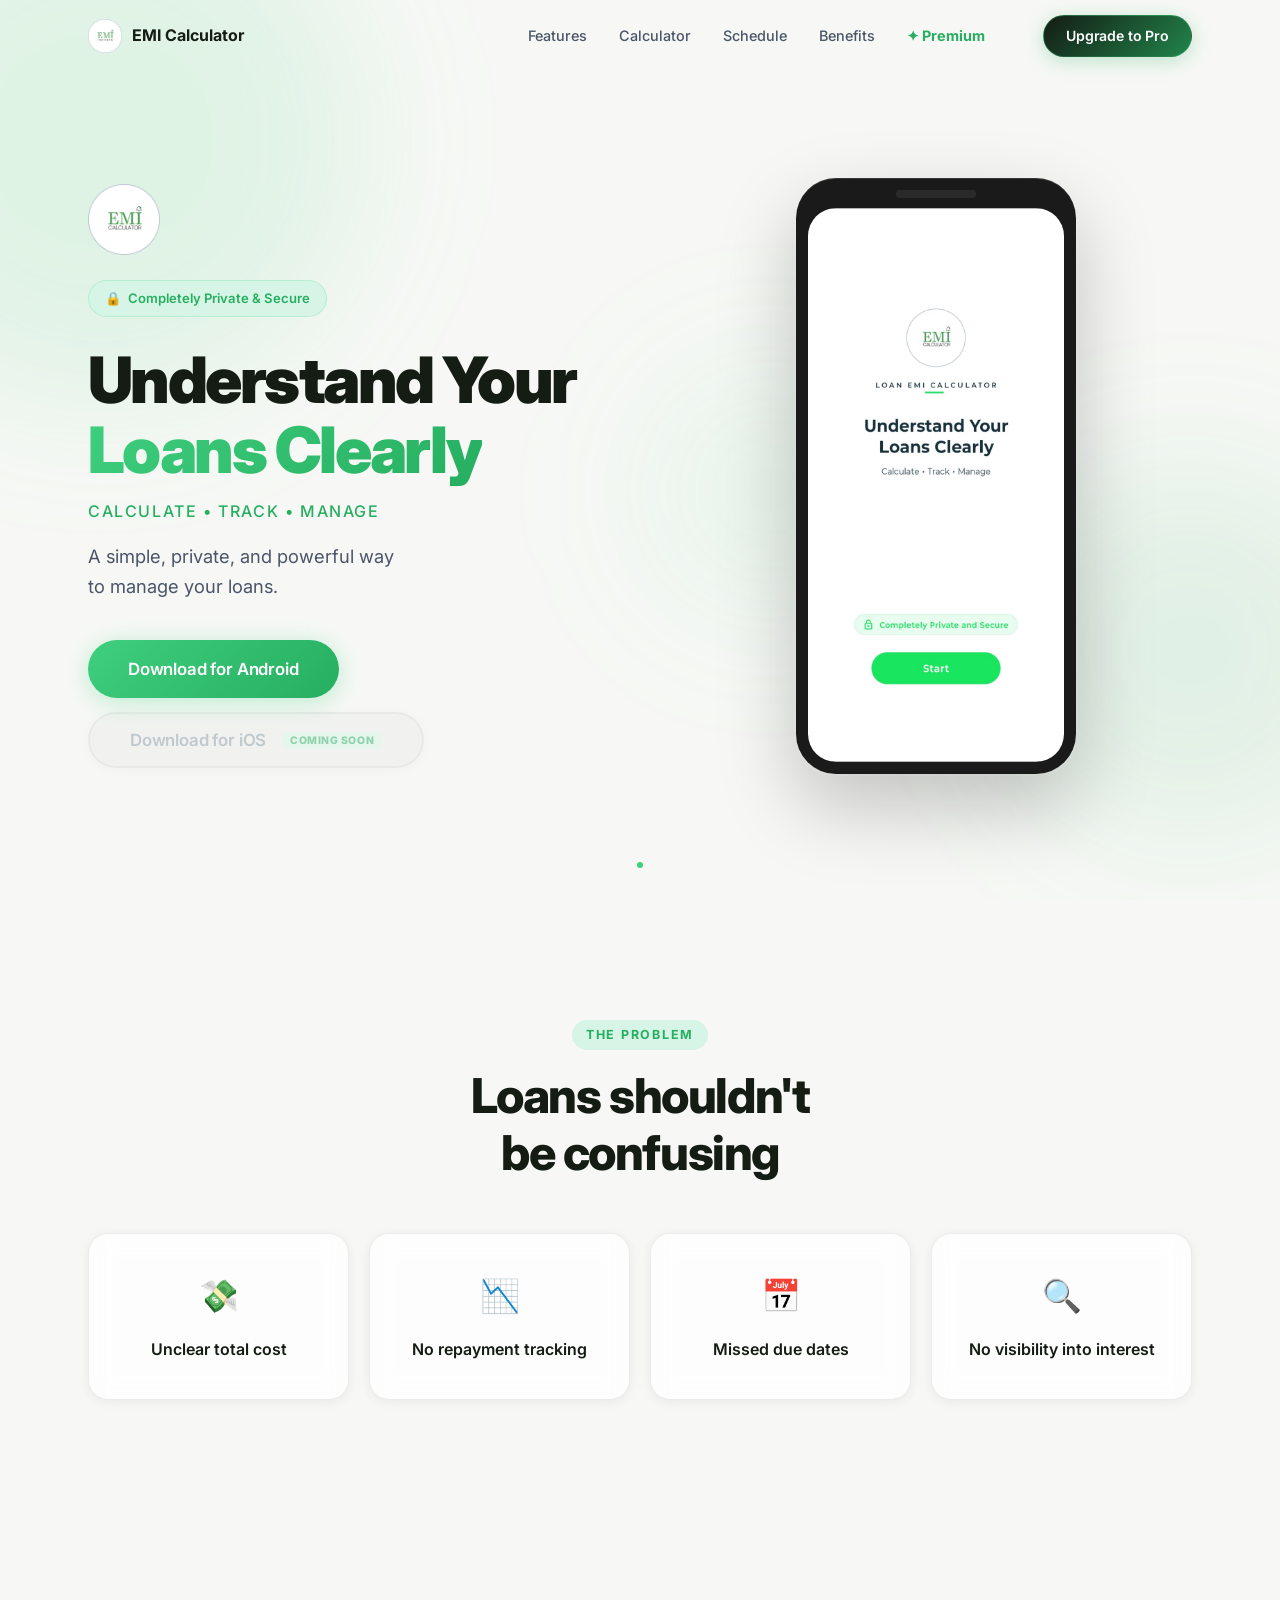
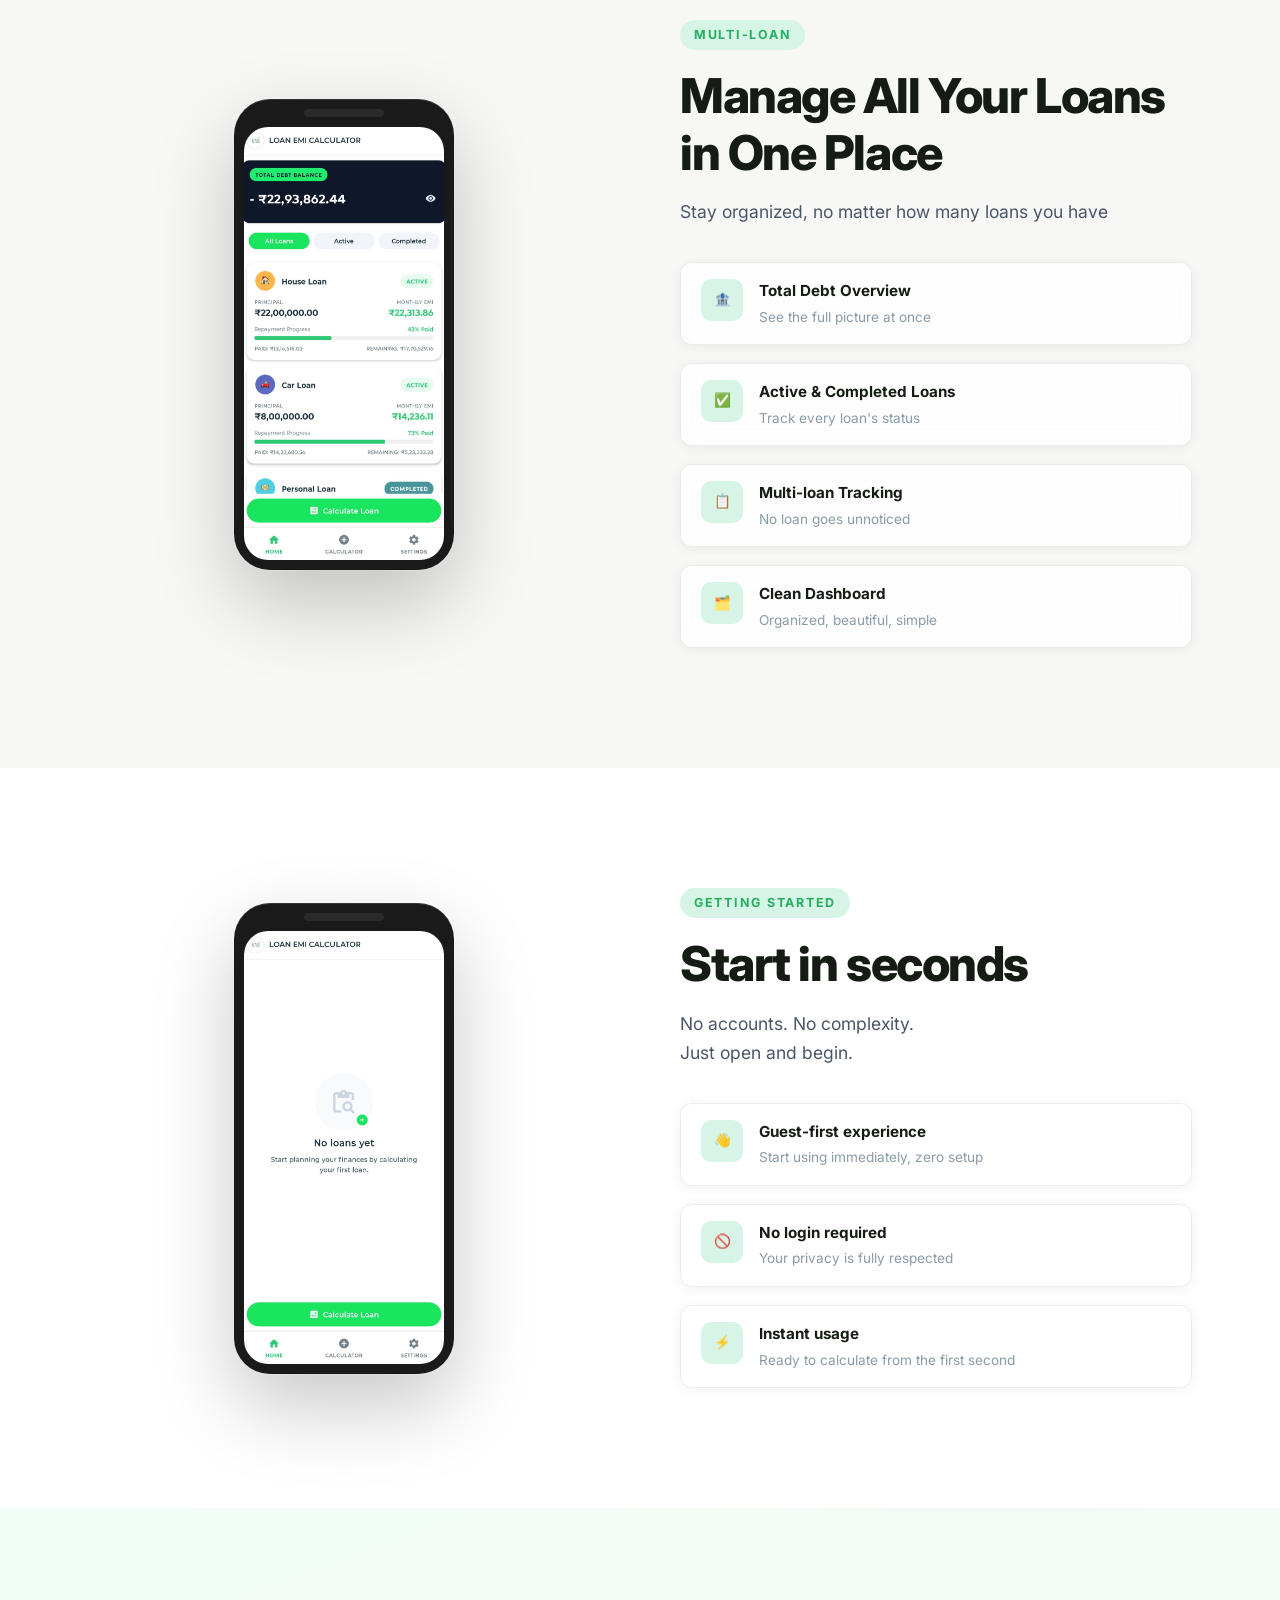
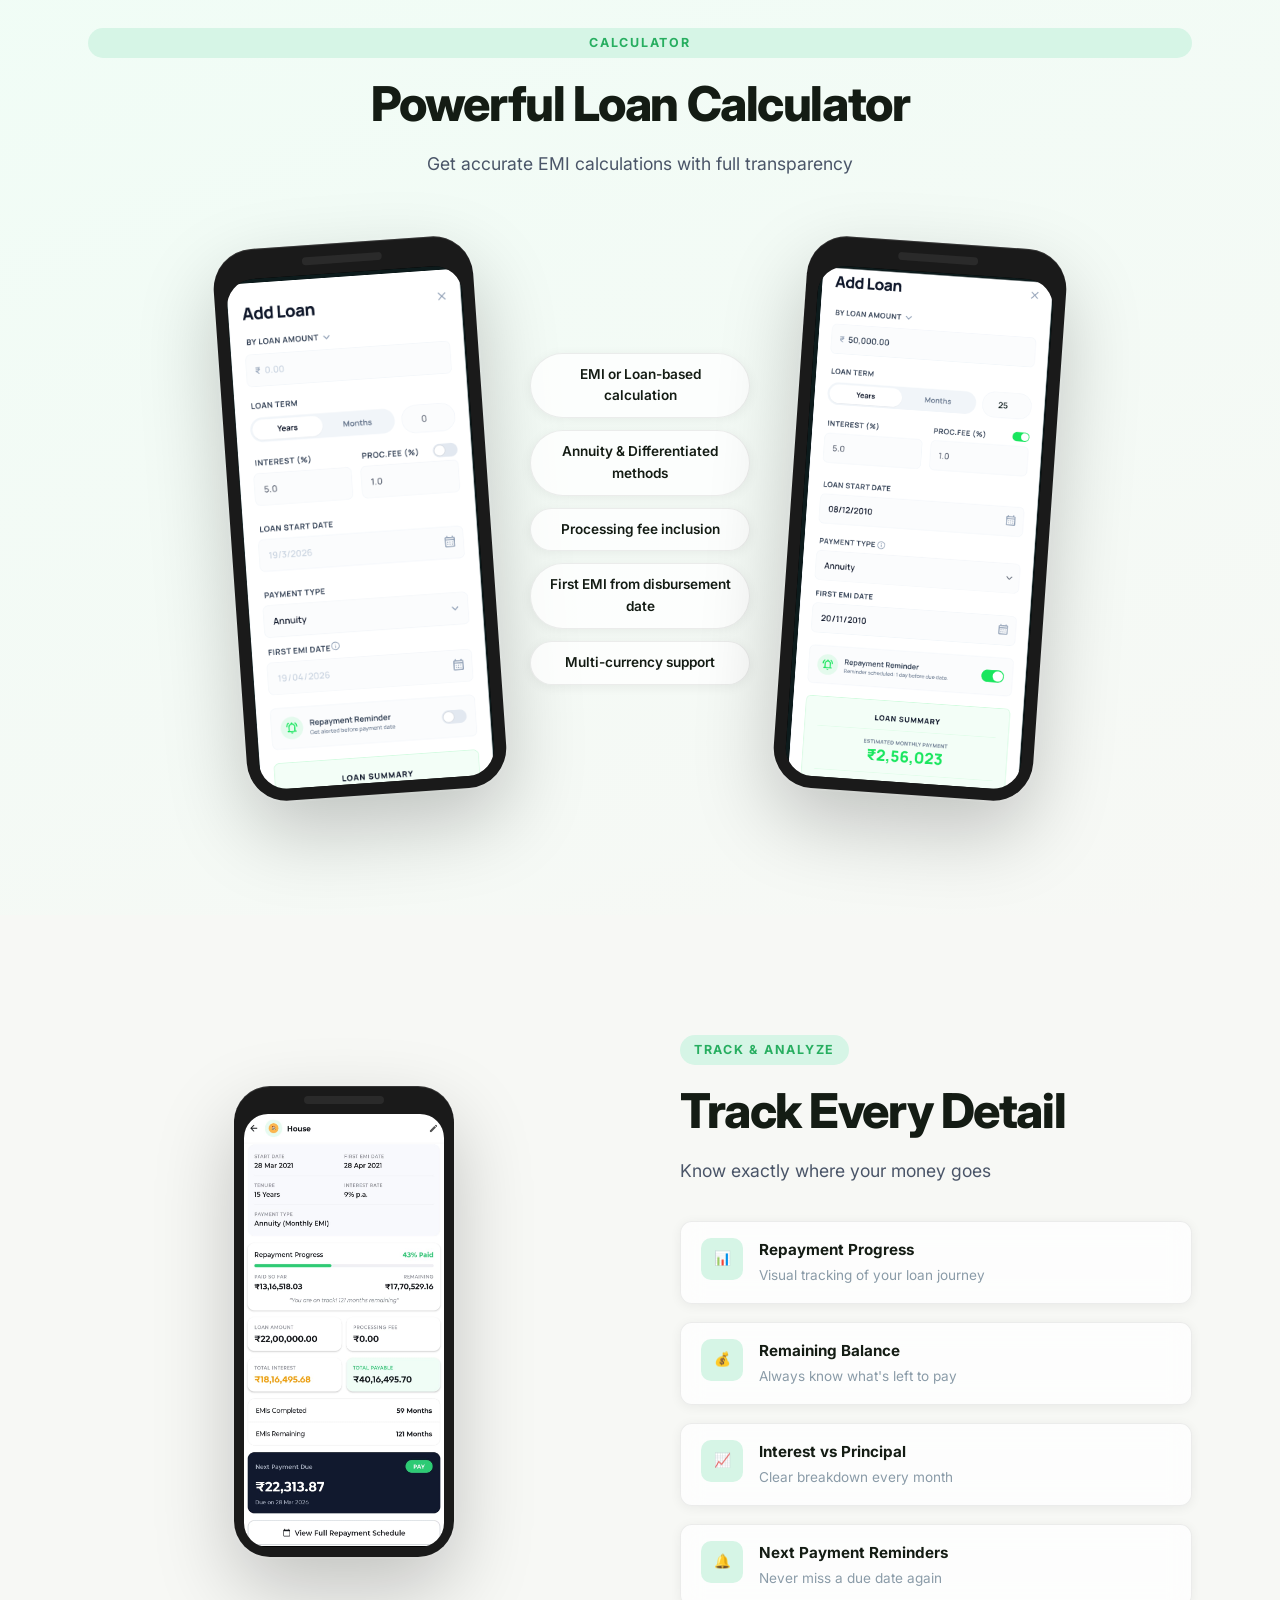
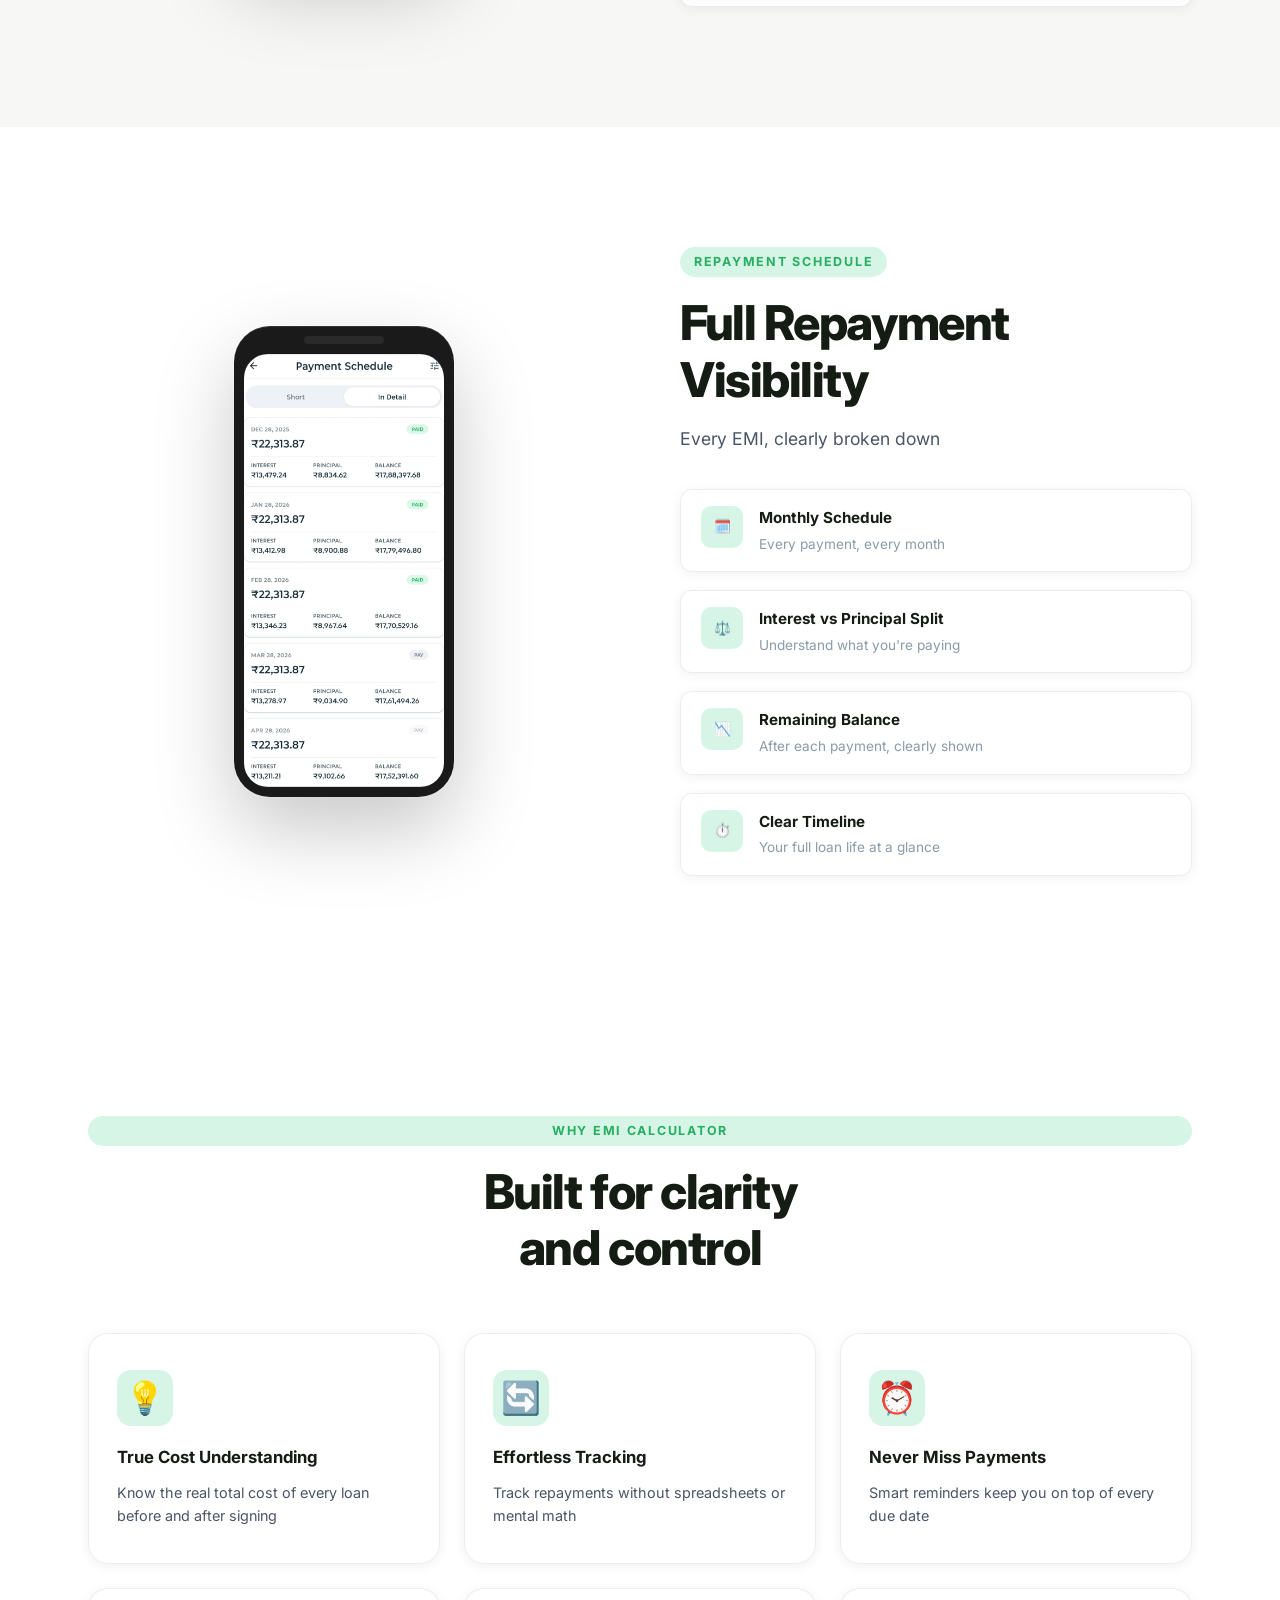
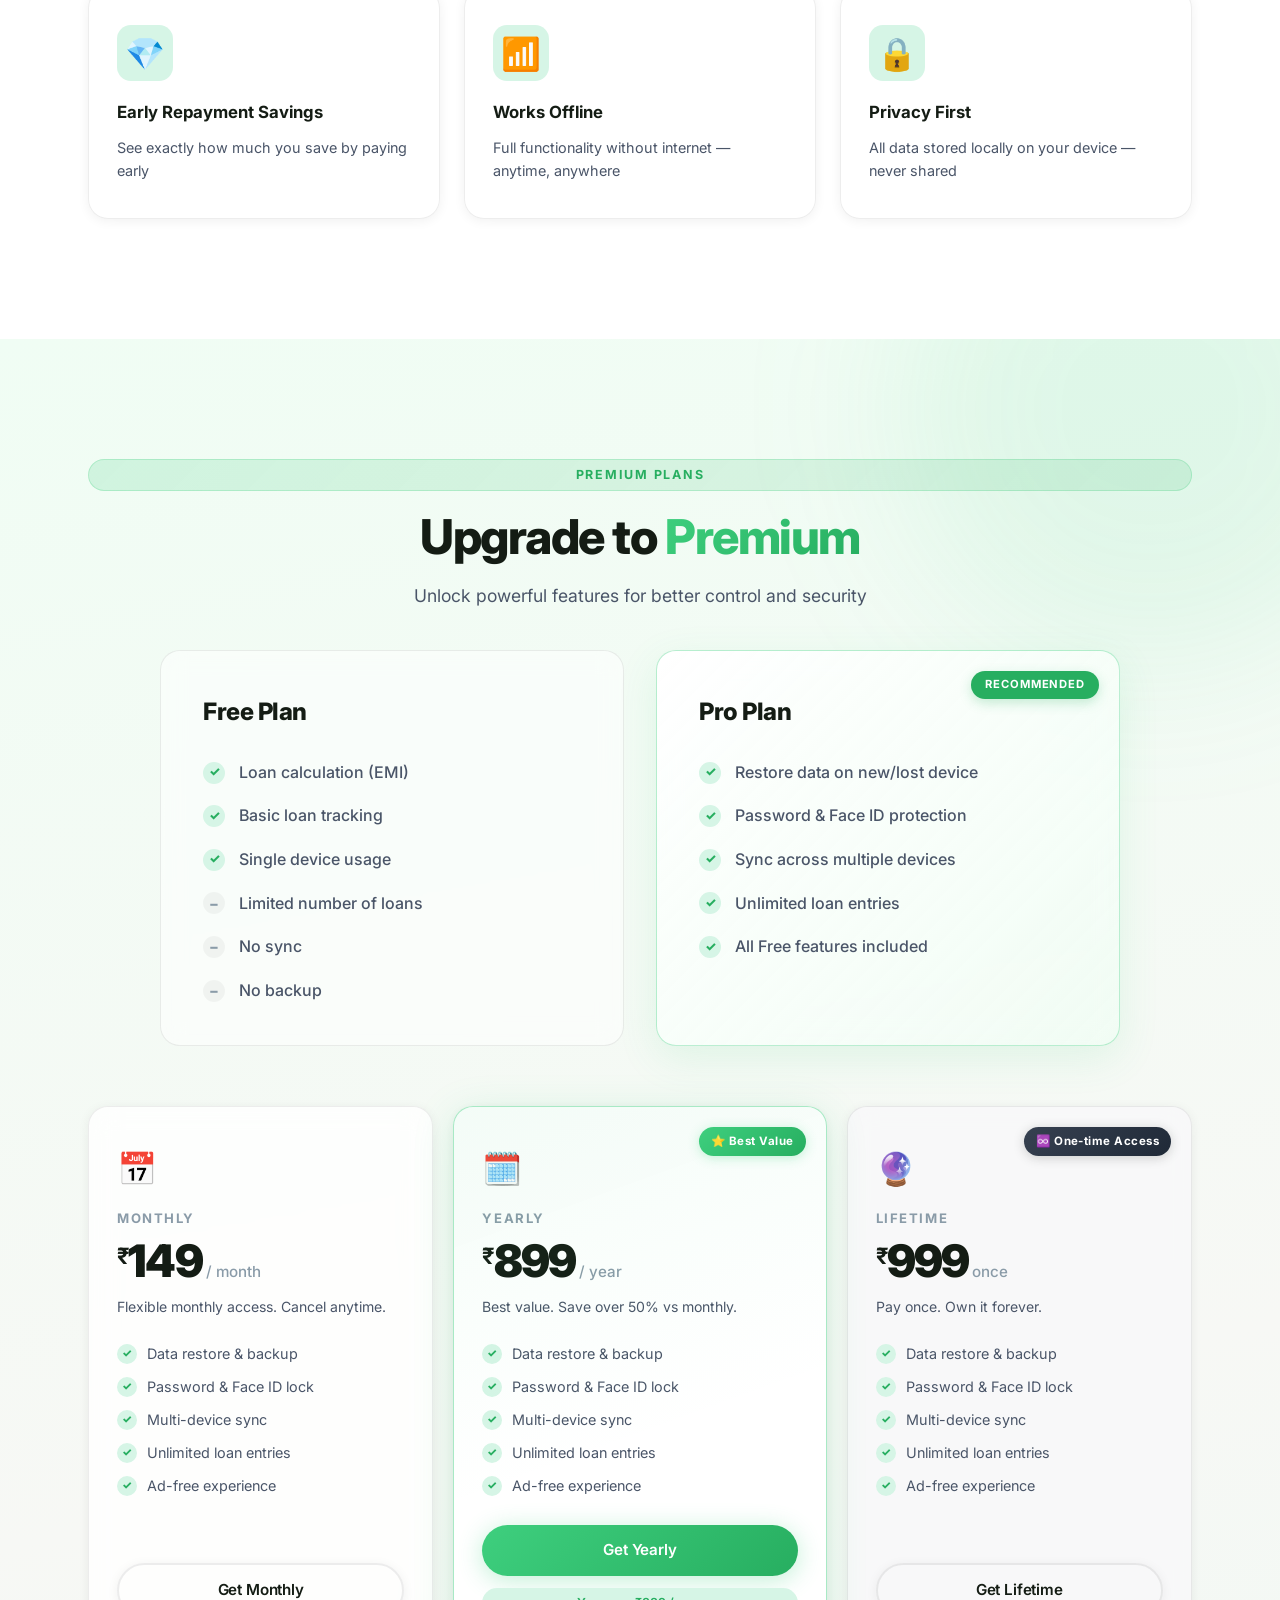
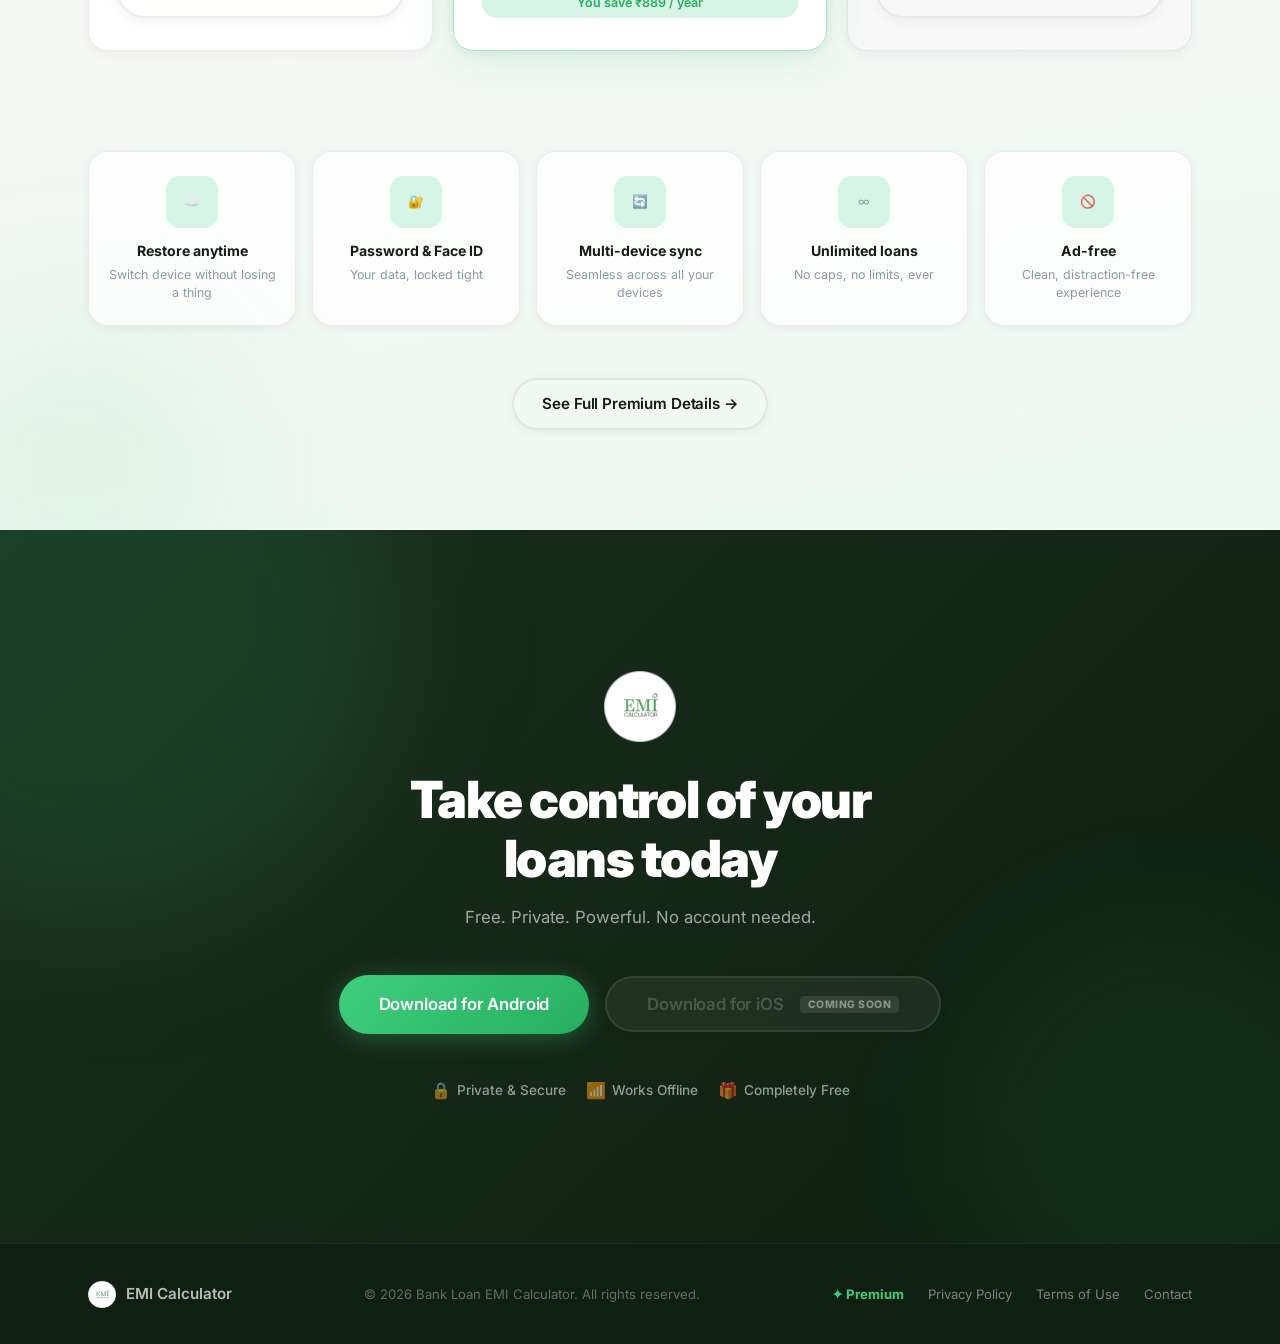
<file: index.html>
<!DOCTYPE html>
<html lang="en">

<head>
  <meta charset="UTF-8" />
  <meta name="viewport" content="width=device-width, initial-scale=1.0" />
  <title>Bank Loan EMI Calculator – Understand Your Loans Clearly</title>
  <meta name="description"
    content="A simple, private, and powerful way to calculate, track, and manage your loans. No accounts needed. Works offline." />
  <meta name="keywords" content="loan EMI calculator, loan tracker, repayment schedule, loan management app" />
  <link rel="icon" type="image/png" href="LOGO.png" />
  <link rel="preconnect" href="https://fonts.googleapis.com" />
  <link rel="preconnect" href="https://fonts.gstatic.com" crossorigin />
  <link href="https://fonts.googleapis.com/css2?family=Inter:wght@300;400;500;600;700;800;900&display=swap"
    rel="stylesheet" />
  <link rel="stylesheet" href="style.css" />
</head>

<body>

  <!-- ========== NAV ========== -->
  <nav class="nav" id="navbar">
    <div class="nav-inner">
      <a href="#" class="nav-logo" id="nav-logo-link">
        <img src="LOGO.png" alt="Bank Loan EMI Calculator Logo" class="nav-logo-img" />
        <span class="nav-logo-text">EMI Calculator</span>
      </a>
      <div class="nav-links" id="nav-links">
        <a href="#features" class="nav-link">Features</a>
        <a href="#calculator" class="nav-link">Calculator</a>
        <a href="#schedule" class="nav-link">Schedule</a>
        <a href="#benefits" class="nav-link">Benefits</a>
        <a href="#pricing" class="nav-link nav-link-pro">✦ Premium</a>
      </div>
      <a href="premium.html" class="btn btn-sm btn-pro nav-cta" id="nav-cta">Upgrade to Pro</a>
      <button class="hamburger" id="hamburger" aria-label="Open menu">
        <span></span><span></span><span></span>
      </button>
    </div>
    <!-- mobile drawer -->
    <div class="mobile-drawer" id="mobile-drawer">
      <a href="#features" class="drawer-link">Features</a>
      <a href="#calculator" class="drawer-link">Calculator</a>
      <a href="#schedule" class="drawer-link">Schedule</a>
      <a href="#benefits" class="drawer-link">Benefits</a>
      <a href="#pricing" class="drawer-link">✦ Premium Plans</a>
      <a href="premium.html" class="btn btn-pro drawer-cta">Upgrade to Pro</a>
    </div>
  </nav>

  <!-- ========== HERO ========== -->
  <section class="hero" id="hero">
    <div class="hero-bg-blobs">
      <div class="blob blob-1"></div>
      <div class="blob blob-2"></div>
      <div class="blob blob-3"></div>
    </div>
    <div class="container hero-inner">
      <div class="hero-content reveal">
        <div class="hero-logo-wrap">
          <img src="LOGO.png" alt="App Logo" class="hero-logo" />
        </div>
        <div class="trust-badge-top">
          <span class="shield-icon">🔒</span>
          <span>Completely Private &amp; Secure</span>
        </div>
        <h1 class="hero-headline">Understand Your<br /><span class="accent-text">Loans Clearly</span></h1>
        <p class="hero-tagline">Calculate &bull; Track &bull; Manage</p>
        <p class="hero-sub">A simple, private, and powerful way<br class="br-hide" /> to manage your loans.</p>
        <div class="hero-actions">
          <a href="https://play.google.com/store/apps/details?id=com.freebird.emicalculator"
            class="btn btn-primary btn-lg" target="_blank" id="hero-android">Download for Android</a>
          <button class="btn btn-outline btn-lg btn-disabled" disabled>
            Download for iOS
            <span class="badge-inline">Coming Soon</span>
          </button>
        </div>
      </div>
      <div class="hero-mockup reveal reveal-delay-1">
        <div class="phone-mockup float-anim">
          <div class="phone-screen">
            <img src="1.jpeg" alt="Welcome screen of EMI Calculator app" class="phone-img" />
          </div>
        </div>
        <div class="mockup-glow"></div>
      </div>
    </div>
    <div class="hero-scroll-hint">
      <span class="scroll-dot"></span>
    </div>
  </section>

  <!-- ========== PROBLEM ========== -->
  <section class="problem" id="problem">
    <div class="container">
      <div class="section-label reveal">The Problem</div>
      <h2 class="section-title reveal">Loans shouldn't<br />be confusing</h2>
      <div class="problem-grid reveal">
        <div class="problem-card" id="prob-1">
          <div class="problem-icon">💸</div>
          <p>Unclear total cost</p>
        </div>
        <div class="problem-card" id="prob-2">
          <div class="problem-icon">📉</div>
          <p>No repayment tracking</p>
        </div>
        <div class="problem-card" id="prob-3">
          <div class="problem-icon">📅</div>
          <p>Missed due dates</p>
        </div>
        <div class="problem-card" id="prob-4">
          <div class="problem-icon">🔍</div>
          <p>No visibility into interest</p>
        </div>
      </div>
    </div>
  </section>

  <!-- ========== MULTI-LOAN MANAGEMENT ========== -->
  <section class="multiloan-section" id="multiloan">
    <div class="container split-layout split-reverse">
      <div class="split-content reveal">
        <div class="section-label">Multi-Loan</div>
        <h2 class="section-title">Manage All Your Loans<br />in One Place</h2>
        <p class="section-sub">Stay organized, no matter how many loans you have</p>
        <ul class="feature-list">
          <li class="feature-item" id="multi-feat-1">
            <span class="feat-icon">🏦</span>
            <div><strong>Total Debt Overview</strong><span>See the full picture at once</span></div>
          </li>
          <li class="feature-item" id="multi-feat-2">
            <span class="feat-icon">✅</span>
            <div><strong>Active &amp; Completed Loans</strong><span>Track every loan's status</span></div>
          </li>
          <li class="feature-item" id="multi-feat-3">
            <span class="feat-icon">📋</span>
            <div><strong>Multi-loan Tracking</strong><span>No loan goes unnoticed</span></div>
          </li>
          <li class="feature-item" id="multi-feat-4">
            <span class="feat-icon">🗂️</span>
            <div><strong>Clean Dashboard</strong><span>Organized, beautiful, simple</span></div>
          </li>
        </ul>
      </div>
      <div class="split-mockup reveal reveal-delay-1">
        <div class="phone-mockup phone-sm float-anim">
          <div class="phone-screen">
            <img src="7.jpeg" alt="Multi-loan home screen" class="phone-img" />
          </div>
        </div>
      </div>
    </div>
  </section>

  <!-- ========== GETTING STARTED ========== -->
  <section class="getting-started" id="features">
    <div class="container split-layout">
      <div class="split-mockup reveal">
        <div class="phone-mockup phone-sm float-anim float-anim-slow">
          <div class="phone-screen">
            <img src="2.jpeg" alt="Empty state screen – start fresh" class="phone-img" />
          </div>
        </div>
      </div>
      <div class="split-content reveal reveal-delay-1">
        <div class="section-label">Getting Started</div>
        <h2 class="section-title">Start in seconds</h2>
        <p class="section-sub">No accounts. No complexity.<br />Just open and begin.</p>
        <ul class="feature-list">
          <li class="feature-item" id="feat-guest">
            <span class="feat-icon">👋</span>
            <div>
              <strong>Guest-first experience</strong>
              <span>Start using immediately, zero setup</span>
            </div>
          </li>
          <li class="feature-item" id="feat-nologin">
            <span class="feat-icon">🚫</span>
            <div>
              <strong>No login required</strong>
              <span>Your privacy is fully respected</span>
            </div>
          </li>
          <li class="feature-item" id="feat-instant">
            <span class="feat-icon">⚡</span>
            <div>
              <strong>Instant usage</strong>
              <span>Ready to calculate from the first second</span>
            </div>
          </li>
        </ul>
      </div>
    </div>
  </section>

  <!-- ========== SMART CALCULATOR ========== -->
  <section class="calculator-section" id="calculator">
    <div class="container">
      <div class="section-label reveal center">Calculator</div>
      <h2 class="section-title reveal center">Powerful Loan Calculator</h2>
      <p class="section-sub reveal center">Get accurate EMI calculations with full transparency</p>

      <div class="dual-mockup-wrap reveal">
        <div class="phone-mockup phone-left float-anim">
          <div class="phone-screen">
            <img src="3.png" alt="Loan input form screen" class="phone-img" />
          </div>
        </div>
        <div class="dual-features">
          <div class="feature-pill" id="calc-feat-1">EMI or Loan-based calculation</div>
          <div class="feature-pill" id="calc-feat-2">Annuity &amp; Differentiated methods</div>
          <div class="feature-pill" id="calc-feat-3">Processing fee inclusion</div>
          <div class="feature-pill" id="calc-feat-4">First EMI from disbursement date</div>
          <div class="feature-pill" id="calc-feat-5">Multi-currency support</div>
        </div>
        <div class="phone-mockup phone-right float-anim float-anim-slow">
          <div class="phone-screen">
            <img src="4.png" alt="Loan calculation result screen" class="phone-img" />
          </div>
        </div>
      </div>
    </div>
  </section>

  <!-- ========== TRACK & ANALYZE ========== -->
  <section class="track-section" id="track">
    <div class="container split-layout split-reverse">
      <div class="split-content reveal">
        <div class="section-label">Track &amp; Analyze</div>
        <h2 class="section-title">Track Every Detail</h2>
        <p class="section-sub">Know exactly where your money goes</p>
        <ul class="feature-list">
          <li class="feature-item" id="track-feat-1">
            <span class="feat-icon">📊</span>
            <div><strong>Repayment Progress</strong><span>Visual tracking of your loan journey</span></div>
          </li>
          <li class="feature-item" id="track-feat-2">
            <span class="feat-icon">💰</span>
            <div><strong>Remaining Balance</strong><span>Always know what's left to pay</span></div>
          </li>
          <li class="feature-item" id="track-feat-3">
            <span class="feat-icon">📈</span>
            <div><strong>Interest vs Principal</strong><span>Clear breakdown every month</span></div>
          </li>
          <li class="feature-item" id="track-feat-4">
            <span class="feat-icon">🔔</span>
            <div><strong>Next Payment Reminders</strong><span>Never miss a due date again</span></div>
          </li>
        </ul>
      </div>
      <div class="split-mockup reveal reveal-delay-1">
        <div class="phone-mockup phone-sm float-anim">
          <div class="phone-screen">
            <img src="5.jpeg" alt="Loan details dashboard screen" class="phone-img" />
          </div>
        </div>
      </div>
    </div>
  </section>

  <!-- ========== REPAYMENT SCHEDULE ========== -->
  <section class="schedule-section" id="schedule">
    <div class="container split-layout">
      <div class="split-mockup reveal">
        <div class="phone-mockup phone-sm float-anim float-anim-slow">
          <div class="phone-screen">
            <img src="6.jpeg" alt="Repayment schedule screen" class="phone-img" />
          </div>
        </div>
      </div>
      <div class="split-content reveal reveal-delay-1">
        <div class="section-label">Repayment Schedule</div>
        <h2 class="section-title">Full Repayment Visibility</h2>
        <p class="section-sub">Every EMI, clearly broken down</p>
        <ul class="feature-list">
          <li class="feature-item" id="sched-feat-1">
            <span class="feat-icon">🗓️</span>
            <div><strong>Monthly Schedule</strong><span>Every payment, every month</span></div>
          </li>
          <li class="feature-item" id="sched-feat-2">
            <span class="feat-icon">⚖️</span>
            <div><strong>Interest vs Principal Split</strong><span>Understand what you're paying</span></div>
          </li>
          <li class="feature-item" id="sched-feat-3">
            <span class="feat-icon">📉</span>
            <div><strong>Remaining Balance</strong><span>After each payment, clearly shown</span></div>
          </li>
          <li class="feature-item" id="sched-feat-4">
            <span class="feat-icon">⏱️</span>
            <div><strong>Clear Timeline</strong><span>Your full loan life at a glance</span></div>
          </li>
        </ul>
      </div>
    </div>
  </section>


  <!-- ========== VALUE / BENEFITS ========== -->
  <section class="benefits-section" id="benefits">
    <div class="container">
      <div class="section-label reveal center">Why EMI Calculator</div>
      <h2 class="section-title reveal center">Built for clarity<br />and control</h2>
      <div class="benefits-grid reveal">
        <div class="benefit-card" id="ben-1">
          <div class="benefit-icon">💡</div>
          <h3>True Cost Understanding</h3>
          <p>Know the real total cost of every loan before and after signing</p>
        </div>
        <div class="benefit-card" id="ben-2">
          <div class="benefit-icon">🔄</div>
          <h3>Effortless Tracking</h3>
          <p>Track repayments without spreadsheets or mental math</p>
        </div>
        <div class="benefit-card" id="ben-3">
          <div class="benefit-icon">⏰</div>
          <h3>Never Miss Payments</h3>
          <p>Smart reminders keep you on top of every due date</p>
        </div>
        <div class="benefit-card" id="ben-4">
          <div class="benefit-icon">💎</div>
          <h3>Early Repayment Savings</h3>
          <p>See exactly how much you save by paying early</p>
        </div>
        <div class="benefit-card" id="ben-5">
          <div class="benefit-icon">📶</div>
          <h3>Works Offline</h3>
          <p>Full functionality without internet — anytime, anywhere</p>
        </div>
        <div class="benefit-card" id="ben-6">
          <div class="benefit-icon">🔒</div>
          <h3>Privacy First</h3>
          <p>All data stored locally on your device — never shared</p>
        </div>
      </div>
    </div>
  </section>

  <!-- ========== PREMIUM / PRICING ========== -->
  <section class="pricing-section" id="pricing">
    <div class="pricing-bg">
      <div class="pricing-blob pb-1"></div>
      <div class="pricing-blob pb-2"></div>
    </div>
    <div class="container">
      <div class="section-label reveal center pro-label">Premium Plans</div>
      <h2 class="section-title reveal center">Upgrade to <span class="accent-text">Premium</span></h2>
      <p class="section-sub reveal center">Unlock powerful features for better control and security</p>

      <!-- Free vs Pro Comparison -->
      <div class="plan-comparison reveal">
        <div class="comp-card" id="comp-free">
          <h3>Free Plan</h3>
          <ul class="comp-list">
            <li><span class="check">✓</span> Loan calculation (EMI)</li>
            <li><span class="check">✓</span> Basic loan tracking</li>
            <li><span class="check">✓</span> Single device usage</li>
            <li><span class="dash">−</span> Limited number of loans</li>
            <li><span class="dash">−</span> No sync</li>
            <li><span class="dash">−</span> No backup</li>
          </ul>
        </div>
        <div class="comp-card" id="comp-pro">
          <div class="pro-tag">Recommended</div>
          <h3>Pro Plan</h3>
          <ul class="comp-list">
            <li><span class="check">✓</span> Restore data on new/lost device</li>
            <li><span class="check">✓</span> Password &amp; Face ID protection</li>
            <li><span class="check">✓</span> Sync across multiple devices</li>
            <li><span class="check">✓</span> Unlimited loan entries</li>
            <li><span class="check">✓</span> All Free features included</li>
          </ul>
        </div>
      </div>

      <!-- Pricing Cards -->
      <div class="pricing-cards reveal">

        <!-- Monthly -->
        <div class="pricing-card" id="plan-monthly">
          <div class="plan-icon">📅</div>
          <div class="plan-name">Monthly</div>
          <div class="plan-price"><span class="plan-currency">₹</span>149<span class="plan-period"> / month</span></div>
          <p class="plan-desc">Flexible monthly access. Cancel anytime.</p>
          <ul class="plan-features">
            <li><span class="pf-check">✓</span> Data restore & backup</li>
            <li><span class="pf-check">✓</span> Password & Face ID lock</li>
            <li><span class="pf-check">✓</span> Multi-device sync</li>
            <li><span class="pf-check">✓</span> Unlimited loan entries</li>
            <li><span class="pf-check">✓</span> Ad-free experience</li>
          </ul>
          <a href="premium.html#plan-monthly" class="btn btn-outline btn-plan" id="cta-monthly">Get Monthly</a>
        </div>

        <!-- Yearly — BEST VALUE -->
        <div class="pricing-card pricing-card-featured" id="plan-yearly">
          <div class="plan-badge">⭐ Best Value</div>
          <div class="plan-icon">🗓️</div>
          <div class="plan-name">Yearly</div>
          <div class="plan-price"><span class="plan-currency">₹</span>899<span class="plan-period"> / year</span></div>
          <p class="plan-desc">Best value. Save over 50% vs monthly.</p>
          <ul class="plan-features">
            <li><span class="pf-check">✓</span> Data restore & backup</li>
            <li><span class="pf-check">✓</span> Password & Face ID lock</li>
            <li><span class="pf-check">✓</span> Multi-device sync</li>
            <li><span class="pf-check">✓</span> Unlimited loan entries</li>
            <li><span class="pf-check">✓</span> Ad-free experience</li>
          </ul>
          <a href="premium.html#plan-yearly" class="btn btn-primary btn-plan" id="cta-yearly">Get Yearly</a>
          <div class="plan-saving">You save ₹889 / year</div>
        </div>

        <!-- Lifetime -->
        <div class="pricing-card pricing-card-lifetime" id="plan-lifetime">
          <div class="plan-badge plan-badge-alt">♾️ One-time Access</div>
          <div class="plan-icon">🔮</div>
          <div class="plan-name">Lifetime</div>
          <div class="plan-price"><span class="plan-currency">₹</span>999<span class="plan-period"> once</span></div>
          <p class="plan-desc">Pay once. Own it forever.</p>
          <ul class="plan-features">
            <li><span class="pf-check">✓</span> Data restore & backup</li>
            <li><span class="pf-check">✓</span> Password & Face ID lock</li>
            <li><span class="pf-check">✓</span> Multi-device sync</li>
            <li><span class="pf-check">✓</span> Unlimited loan entries</li>
            <li><span class="pf-check">✓</span> Ad-free experience</li>
          </ul>
          <a href="premium.html#plan-lifetime" class="btn btn-outline btn-plan" id="cta-lifetime">Get Lifetime</a>
        </div>

      </div><!-- /pricing-cards -->

      <!-- Premium feature highlights -->
      <div class="premium-features reveal">
        <div class="premium-feat-item" id="pfeat-1">
          <span class="pf-icon">☁️</span>
          <div><strong>Restore anytime</strong><span>Switch device without losing a thing</span></div>
        </div>
        <div class="premium-feat-item" id="pfeat-2">
          <span class="pf-icon">🔐</span>
          <div><strong>Password & Face ID</strong><span>Your data, locked tight</span></div>
        </div>
        <div class="premium-feat-item" id="pfeat-3">
          <span class="pf-icon">🔄</span>
          <div><strong>Multi-device sync</strong><span>Seamless across all your devices</span></div>
        </div>
        <div class="premium-feat-item" id="pfeat-4">
          <span class="pf-icon">∞</span>
          <div><strong>Unlimited loans</strong><span>No caps, no limits, ever</span></div>
        </div>
        <div class="premium-feat-item" id="pfeat-5">
          <span class="pf-icon">🚫</span>
          <div><strong>Ad-free</strong><span>Clean, distraction-free experience</span></div>
        </div>
      </div>

      <div class="pricing-learn-more reveal">
        <a href="premium.html" class="btn btn-outline" id="pricing-learn-more-btn">See Full Premium Details →</a>
      </div>
    </div>
  </section>

  <!-- ========== FINAL CTA ========== -->
  <section class="final-cta" id="cta">
    <div class="cta-bg-blobs">
      <div class="blob cta-blob-1"></div>
      <div class="blob cta-blob-2"></div>
    </div>
    <div class="container cta-inner reveal">
      <img src="LOGO.png" alt="App Logo" class="cta-logo" />
      <h2 class="cta-headline">Take control of your<br />loans today</h2>
      <p class="cta-sub">Free. Private. Powerful. No account needed.</p>
      <div class="cta-actions">
        <a href="https://play.google.com/store/apps/details?id=com.freebird.emicalculator"
          class="btn btn-primary btn-lg" target="_blank" id="cta-android">Download for Android</a>
        <button class="btn btn-outline btn-lg btn-outline-white btn-disabled" disabled>
          Download for iOS
          <span class="badge-inline">Coming Soon</span>
        </button>
      </div>
      <div class="trust-badges">
        <span class="trust-badge" id="badge-private"><span>🔒</span> Private &amp; Secure</span>
        <span class="trust-badge" id="badge-offline"><span>📶</span> Works Offline</span>
        <span class="trust-badge" id="badge-free"><span>🎁</span> Completely Free</span>
      </div>
    </div>
  </section>

  <!-- ========== FOOTER ========== -->
  <footer class="footer">
    <div class="container footer-inner">
      <div class="footer-brand">
        <img src="LOGO.png" alt="Logo" class="footer-logo" />
        <span>EMI Calculator</span>
      </div>
      <p class="footer-copy">&copy; 2026 Bank Loan EMI Calculator. All rights reserved.</p>
      <div class="footer-links">
        <a href="premium.html" class="footer-link footer-link-pro">✦ Premium</a>
        <a href="#" class="footer-link">Privacy Policy</a>
        <a href="#" class="footer-link">Terms of Use</a>
        <a href="#" class="footer-link">Contact</a>
      </div>
    </div>
  </footer>

  <script src="script.js"></script>
</body>

</html>
</file>
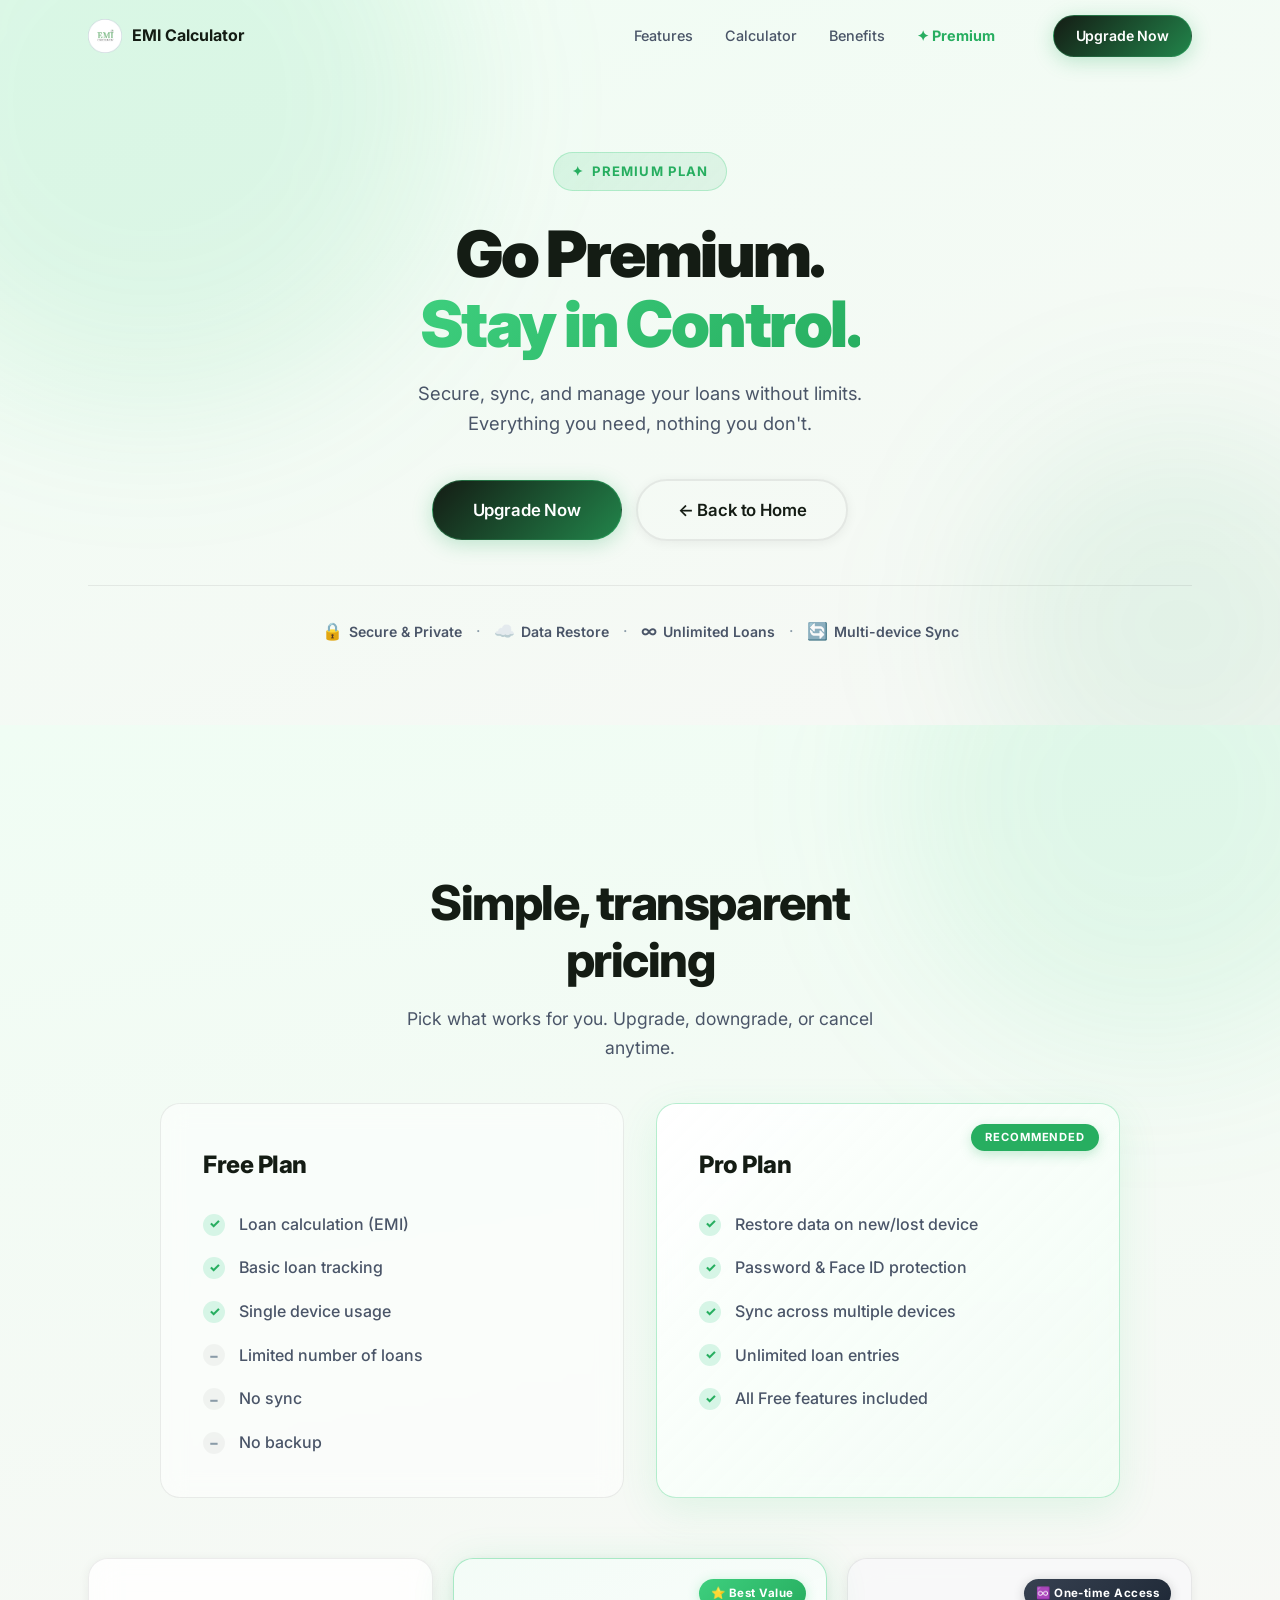
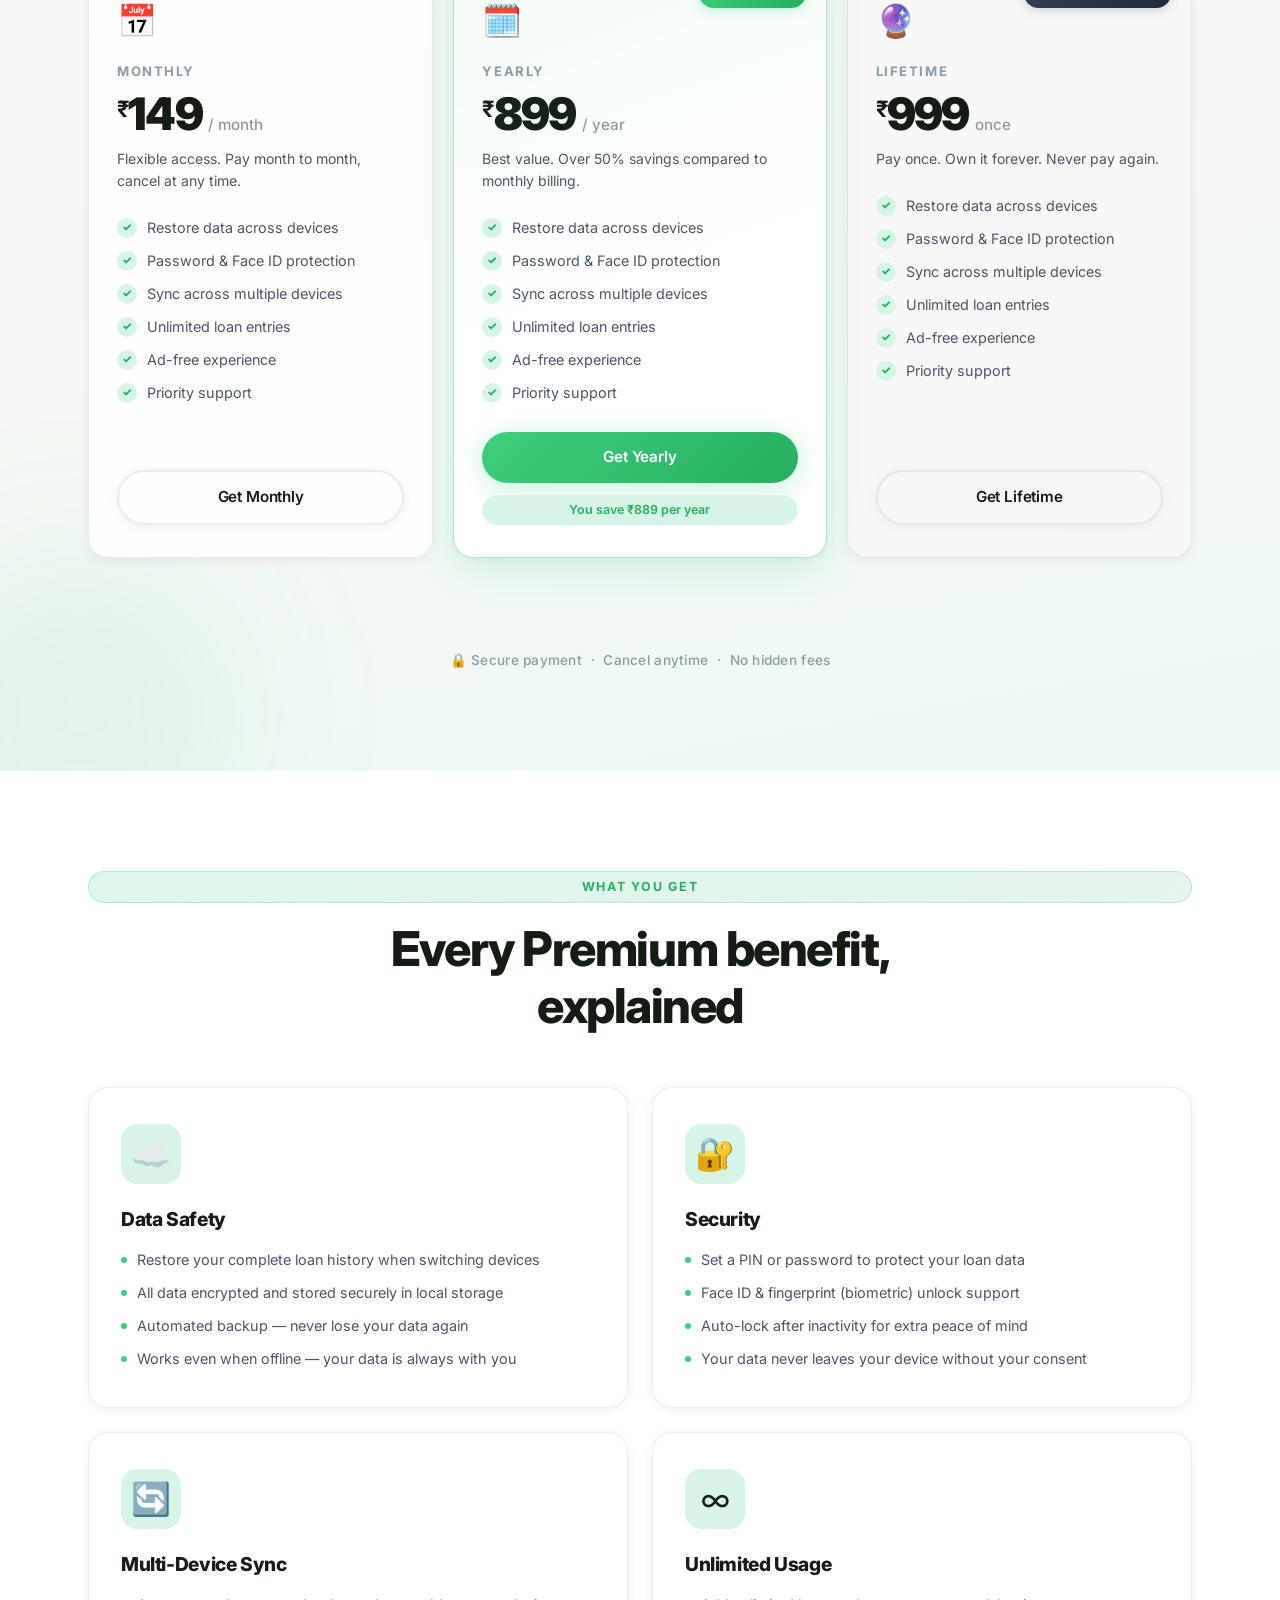
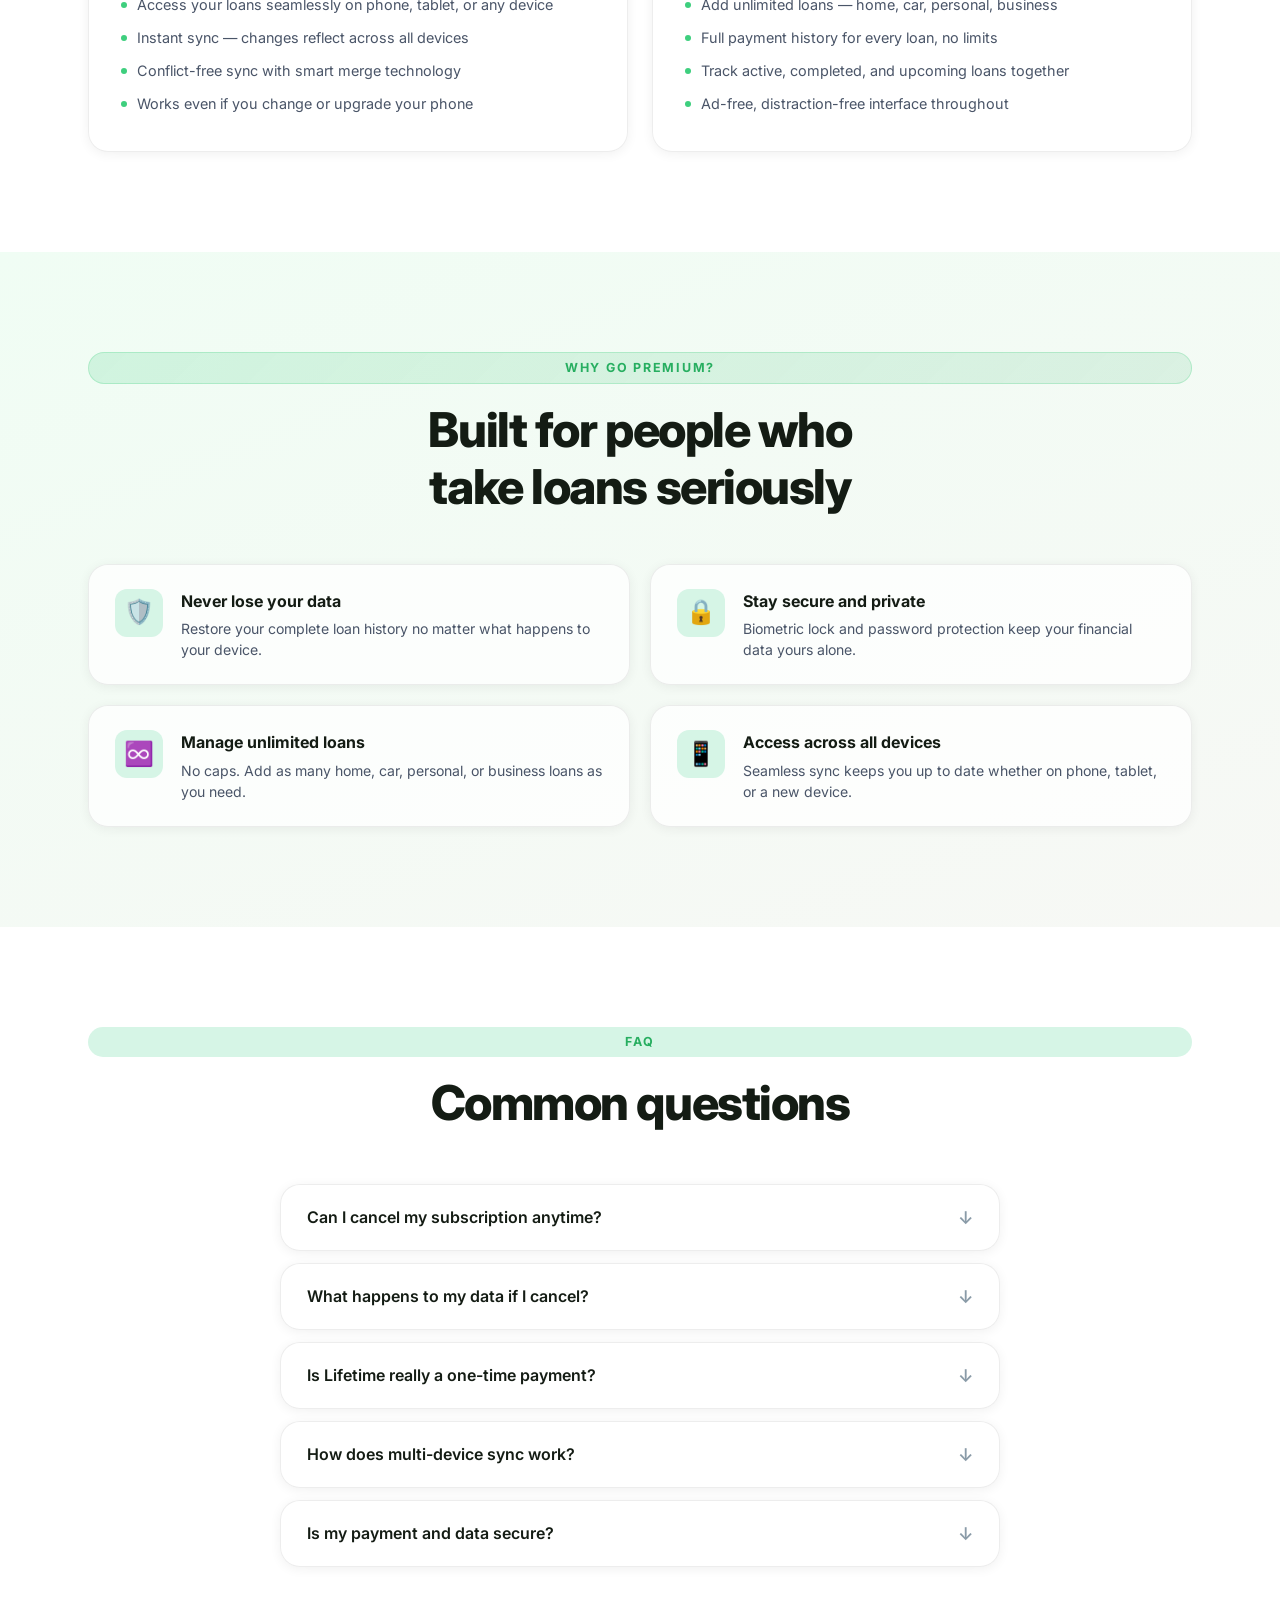
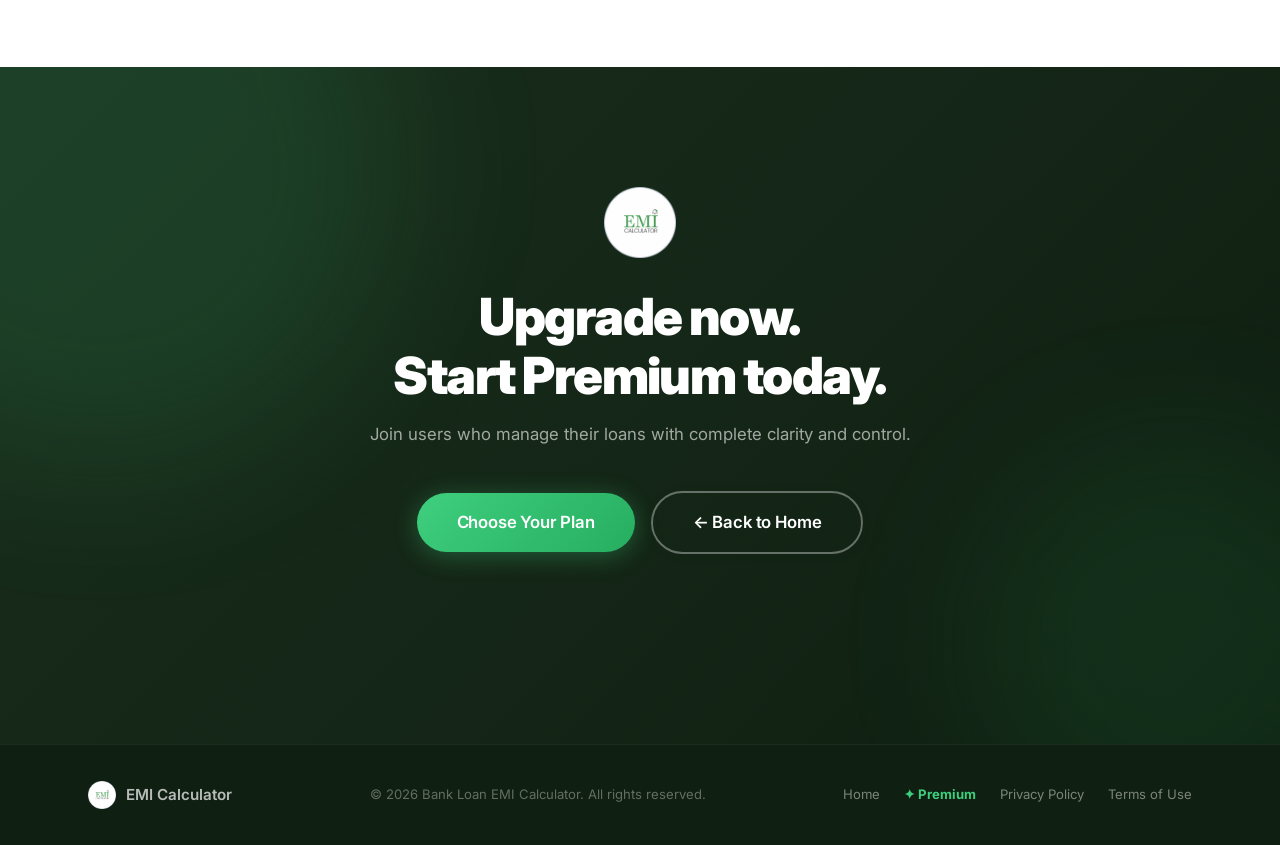
<file: premium.html>
<!DOCTYPE html>
<html lang="en">

<head>
  <meta charset="UTF-8" />
  <meta name="viewport" content="width=device-width, initial-scale=1.0" />
  <title>Premium Plans – Bank Loan EMI Calculator</title>
  <meta name="description"
    content="Upgrade to Premium. Restore data, password protection, multi-device sync, unlimited loan entries and an ad-free experience." />
  <meta name="keywords" content="loan EMI calculator premium, pro plan, sync loans, biometric lock, loan app upgrade" />
  <link rel="icon" type="image/png" href="LOGO.png" />
  <link rel="preconnect" href="https://fonts.googleapis.com" />
  <link rel="preconnect" href="https://fonts.gstatic.com" crossorigin />
  <link href="https://fonts.googleapis.com/css2?family=Inter:wght@300;400;500;600;700;800;900&display=swap"
    rel="stylesheet" />
  <link rel="stylesheet" href="style.css" />
</head>

<body>

  <!-- ========== NAV ========== -->
  <nav class="nav" id="navbar">
    <div class="nav-inner">
      <a href="index.html" class="nav-logo" id="nav-logo-link">
        <img src="LOGO.png" alt="Bank Loan EMI Calculator Logo" class="nav-logo-img" />
        <span class="nav-logo-text">EMI Calculator</span>
      </a>
      <div class="nav-links" id="nav-links">
        <a href="index.html#features" class="nav-link">Features</a>
        <a href="index.html#calculator" class="nav-link">Calculator</a>
        <a href="index.html#benefits" class="nav-link">Benefits</a>
        <a href="#pricing" class="nav-link nav-link-pro">✦ Premium</a>
      </div>
      <a href="#pricing" class="btn btn-sm btn-pro nav-cta" id="nav-cta-upgrade">Upgrade Now</a>
      <button class="hamburger" id="hamburger" aria-label="Open menu">
        <span></span><span></span><span></span>
      </button>
    </div>
    <!-- mobile drawer -->
    <div class="mobile-drawer" id="mobile-drawer">
      <a href="index.html" class="drawer-link">← Back to Home</a>
      <a href="#pricing" class="drawer-link">Pricing Plans</a>
      <a href="#features-detail" class="drawer-link">Features</a>
      <a href="#why-premium" class="drawer-link">Why Premium?</a>
      <a href="#pricing" class="btn btn-pro drawer-cta">Upgrade Now</a>
    </div>
  </nav>

  <!-- ========== HERO ========== -->
  <section class="premium-page-hero" id="hero">
    <div class="premium-hero-blob phb-1"></div>
    <div class="premium-hero-blob phb-2"></div>
    <div class="container reveal">
      <div class="premium-hero-badge">
        <span>✦</span> PREMIUM PLAN
      </div>
      <h1 class="premium-hero-title">
        Go Premium.<br /><span class="accent-text">Stay in Control.</span>
      </h1>
      <p class="premium-hero-sub">
        Secure, sync, and manage your loans without limits.<br />
        Everything you need, nothing you don't.
      </p>
      <div class="premium-hero-actions">
        <a href="#pricing" class="btn btn-pro btn-lg" id="hero-upgrade-btn">Upgrade Now</a>
        <a href="index.html" class="btn btn-outline btn-lg" id="hero-back-btn">← Back to Home</a>
      </div>

      <!-- Quick trust row -->
      <div class="premium-trust-row">
        <span class="premium-trust-item"><span>🔒</span> Secure & Private</span>
        <span class="premium-trust-sep">·</span>
        <span class="premium-trust-item"><span>☁️</span> Data Restore</span>
        <span class="premium-trust-sep">·</span>
        <span class="premium-trust-item"><span>∞</span> Unlimited Loans</span>
        <span class="premium-trust-sep">·</span>
        <span class="premium-trust-item"><span>🔄</span> Multi-device Sync</span>
      </div>
    </div>
  </section>

  <!-- ========== PRICING CARDS ========== -->
  <section class="pricing-section" id="pricing" style="padding-top:100px;">
    <div class="pricing-bg">
      <div class="pricing-blob pb-1"></div>
      <div class="pricing-blob pb-2"></div>
    </div>
    <div class="container">
      <div class="section-label reveal center pro-label">Choose Your Plan</div>
      <h2 class="section-title reveal center">Simple, transparent<br />pricing</h2>
      <p class="section-sub reveal center">Pick what works for you. Upgrade, downgrade, or cancel anytime.</p>

      <!-- Free vs Pro Comparison -->
      <div class="plan-comparison reveal">
        <div class="comp-card" id="comp-free">
          <h3>Free Plan</h3>
          <ul class="comp-list">
            <li><span class="check">✓</span> Loan calculation (EMI)</li>
            <li><span class="check">✓</span> Basic loan tracking</li>
            <li><span class="check">✓</span> Single device usage</li>
            <li><span class="dash">−</span> Limited number of loans</li>
            <li><span class="dash">−</span> No sync</li>
            <li><span class="dash">−</span> No backup</li>
          </ul>
        </div>
        <div class="comp-card" id="comp-pro">
          <div class="pro-tag">Recommended</div>
          <h3>Pro Plan</h3>
          <ul class="comp-list">
            <li><span class="check">✓</span> Restore data on new/lost device</li>
            <li><span class="check">✓</span> Password &amp; Face ID protection</li>
            <li><span class="check">✓</span> Sync across multiple devices</li>
            <li><span class="check">✓</span> Unlimited loan entries</li>
            <li><span class="check">✓</span> All Free features included</li>
          </ul>
        </div>
      </div>

      <!-- Billing toggle -->
      <!-- <div class="billing-toggle reveal" id="billing-toggle">
        <button class="toggle-btn active" id="toggle-monthly" data-plan="monthly">Monthly</button>
        <button class="toggle-btn" id="toggle-yearly" data-plan="yearly">
          Yearly
          <span class="toggle-save">Save 50%</span>
        </button>
      </div> -->

      <!-- Pricing Cards -->
      <div class="pricing-cards reveal" id="pricing-cards">

        <!-- Monthly -->
        <div class="pricing-card" id="plan-monthly">
          <div class="plan-icon">📅</div>
          <div class="plan-name">Monthly</div>
          <div class="plan-price">
            <span class="plan-currency">₹</span>149
            <span class="plan-period"> / month</span>
          </div>
          <p class="plan-desc">Flexible access. Pay month to month, cancel at any time.</p>
          <ul class="plan-features">
            <li><span class="pf-check">✓</span> Restore data across devices</li>
            <li><span class="pf-check">✓</span> Password &amp; Face ID protection</li>
            <li><span class="pf-check">✓</span> Sync across multiple devices</li>
            <li><span class="pf-check">✓</span> Unlimited loan entries</li>
            <li><span class="pf-check">✓</span> Ad-free experience</li>
            <li><span class="pf-check">✓</span> Priority support</li>
          </ul>
          <a href="#" class="btn btn-outline btn-plan" id="cta-monthly-page">Get Monthly</a>
        </div>

        <!-- Yearly — BEST VALUE -->
        <div class="pricing-card pricing-card-featured" id="plan-yearly">
          <div class="plan-badge">⭐ Best Value</div>
          <div class="plan-icon">🗓️</div>
          <div class="plan-name">Yearly</div>
          <div class="plan-price">
            <span class="plan-currency">₹</span>899
            <span class="plan-period"> / year</span>
          </div>
          <p class="plan-desc">Best value. Over 50% savings compared to monthly billing.</p>
          <ul class="plan-features">
            <li><span class="pf-check">✓</span> Restore data across devices</li>
            <li><span class="pf-check">✓</span> Password &amp; Face ID protection</li>
            <li><span class="pf-check">✓</span> Sync across multiple devices</li>
            <li><span class="pf-check">✓</span> Unlimited loan entries</li>
            <li><span class="pf-check">✓</span> Ad-free experience</li>
            <li><span class="pf-check">✓</span> Priority support</li>
          </ul>
          <a href="#" class="btn btn-primary btn-plan" id="cta-yearly-page">Get Yearly</a>
          <div class="plan-saving">You save ₹889 per year</div>
        </div>

        <!-- Lifetime -->
        <div class="pricing-card pricing-card-lifetime" id="plan-lifetime">
          <div class="plan-badge plan-badge-alt">♾️ One-time Access</div>
          <div class="plan-icon">🔮</div>
          <div class="plan-name">Lifetime</div>
          <div class="plan-price">
            <span class="plan-currency">₹</span>999
            <span class="plan-period"> once</span>
          </div>
          <p class="plan-desc">Pay once. Own it forever. Never pay again.</p>
          <ul class="plan-features">
            <li><span class="pf-check">✓</span> Restore data across devices</li>
            <li><span class="pf-check">✓</span> Password &amp; Face ID protection</li>
            <li><span class="pf-check">✓</span> Sync across multiple devices</li>
            <li><span class="pf-check">✓</span> Unlimited loan entries</li>
            <li><span class="pf-check">✓</span> Ad-free experience</li>
            <li><span class="pf-check">✓</span> Priority support</li>
          </ul>
          <a href="#" class="btn btn-outline btn-plan" id="cta-lifetime-page">Get Lifetime</a>
        </div>

      </div><!-- /pricing-cards -->

      <!-- Reassurance line -->
      <p class="pricing-reassurance reveal">
        🔒 Secure payment &nbsp;·&nbsp; Cancel anytime &nbsp;·&nbsp; No hidden fees
      </p>
    </div>
  </section>

  <!-- ========== FEATURES EXPLAINED ========== -->
  <section class="prem-features-section" id="features-detail">
    <div class="container">
      <div class="section-label reveal center pro-label">What You Get</div>
      <h2 class="section-title reveal center">Every Premium benefit,<br />explained</h2>

      <div class="prem-features-grid reveal">

        <!-- Data Safety -->
        <div class="prem-feature-cat" id="pfc-data">
          <div class="pfc-icon">☁️</div>
          <h3>Data Safety</h3>
          <div class="pfc-items">
            <div class="pfc-item">
              <span class="pfc-dot"></span>
              Restore your complete loan history when switching devices
            </div>
            <div class="pfc-item">
              <span class="pfc-dot"></span>
              All data encrypted and stored securely in local storage
            </div>
            <div class="pfc-item">
              <span class="pfc-dot"></span>
              Automated backup — never lose your data again
            </div>
            <div class="pfc-item">
              <span class="pfc-dot"></span>
              Works even when offline — your data is always with you
            </div>
          </div>
        </div>

        <!-- Security -->
        <div class="prem-feature-cat" id="pfc-security">
          <div class="pfc-icon">🔐</div>
          <h3>Security</h3>
          <div class="pfc-items">
            <div class="pfc-item">
              <span class="pfc-dot"></span>
              Set a PIN or password to protect your loan data
            </div>
            <div class="pfc-item">
              <span class="pfc-dot"></span>
              Face ID &amp; fingerprint (biometric) unlock support
            </div>
            <div class="pfc-item">
              <span class="pfc-dot"></span>
              Auto-lock after inactivity for extra peace of mind
            </div>
            <div class="pfc-item">
              <span class="pfc-dot"></span>
              Your data never leaves your device without your consent
            </div>
          </div>
        </div>

        <!-- Sync -->
        <div class="prem-feature-cat" id="pfc-sync">
          <div class="pfc-icon">🔄</div>
          <h3>Multi-Device Sync</h3>
          <div class="pfc-items">
            <div class="pfc-item">
              <span class="pfc-dot"></span>
              Access your loans seamlessly on phone, tablet, or any device
            </div>
            <div class="pfc-item">
              <span class="pfc-dot"></span>
              Instant sync — changes reflect across all devices
            </div>
            <div class="pfc-item">
              <span class="pfc-dot"></span>
              Conflict-free sync with smart merge technology
            </div>
            <div class="pfc-item">
              <span class="pfc-dot"></span>
              Works even if you change or upgrade your phone
            </div>
          </div>
        </div>

        <!-- Unlimited Usage -->
        <div class="prem-feature-cat" id="pfc-unlimited">
          <div class="pfc-icon">∞</div>
          <h3>Unlimited Usage</h3>
          <div class="pfc-items">
            <div class="pfc-item">
              <span class="pfc-dot"></span>
              Add unlimited loans — home, car, personal, business
            </div>
            <div class="pfc-item">
              <span class="pfc-dot"></span>
              Full payment history for every loan, no limits
            </div>
            <div class="pfc-item">
              <span class="pfc-dot"></span>
              Track active, completed, and upcoming loans together
            </div>
            <div class="pfc-item">
              <span class="pfc-dot"></span>
              Ad-free, distraction-free interface throughout
            </div>
          </div>
        </div>

      </div>
    </div>
  </section>


  <!-- ========== WHY PREMIUM ========== -->
  <section class="why-premium" id="why-premium">
    <div class="container">
      <div class="section-label reveal center pro-label">Why Go Premium?</div>
      <h2 class="section-title reveal center">Built for people who<br />take loans seriously</h2>
      <div class="why-premium-grid reveal">
        <div class="why-card" id="why-1">
          <div class="why-icon">🛡️</div>
          <div>
            <strong>Never lose your data</strong>
            <span>Restore your complete loan history no matter what happens to your device.</span>
          </div>
        </div>
        <div class="why-card" id="why-2">
          <div class="why-icon">🔒</div>
          <div>
            <strong>Stay secure and private</strong>
            <span>Biometric lock and password protection keep your financial data yours alone.</span>
          </div>
        </div>
        <div class="why-card" id="why-3">
          <div class="why-icon">♾️</div>
          <div>
            <strong>Manage unlimited loans</strong>
            <span>No caps. Add as many home, car, personal, or business loans as you need.</span>
          </div>
        </div>
        <div class="why-card" id="why-4">
          <div class="why-icon">📱</div>
          <div>
            <strong>Access across all devices</strong>
            <span>Seamless sync keeps you up to date whether on phone, tablet, or a new device.</span>
          </div>
        </div>
      </div>
    </div>
  </section>

  <!-- ========== FAQ ========== -->
  <section class="faq-section" id="faq">
    <div class="container">
      <div class="section-label reveal center">FAQ</div>
      <h2 class="section-title reveal center">Common questions</h2>
      <div class="faq-list reveal">

        <div class="faq-item" id="faq-1">
          <button class="faq-q" aria-expanded="false">
            Can I cancel my subscription anytime?
            <span class="faq-arrow">↓</span>
          </button>
          <div class="faq-a">
            Yes. Monthly and yearly plans can be cancelled anytime. Your premium access continues until the end of your
            current billing period.
          </div>
        </div>

        <div class="faq-item" id="faq-2">
          <button class="faq-q" aria-expanded="false">
            What happens to my data if I cancel?
            <span class="faq-arrow">↓</span>
          </button>
          <div class="faq-a">
            Your data stays on your device. You will lose access to sync and backup, but all your local loans remain
            fully accessible.
          </div>
        </div>

        <div class="faq-item" id="faq-3">
          <button class="faq-q" aria-expanded="false">
            Is Lifetime really a one-time payment?
            <span class="faq-arrow">↓</span>
          </button>
          <div class="faq-a">
            Absolutely. Pay ₹999 once and get full access to all Premium features forever — including all future updates
            at no extra cost.
          </div>
        </div>

        <div class="faq-item" id="faq-4">
          <button class="faq-q" aria-expanded="false">
            How does multi-device sync work?
            <span class="faq-arrow">↓</span>
          </button>
          <div class="faq-a">
            After upgrading, your loan data is securely synced across any device where you sign in with the same
            account. Changes reflect instantly.
          </div>
        </div>

        <div class="faq-item" id="faq-5">
          <button class="faq-q" aria-expanded="false">
            Is my payment and data secure?
            <span class="faq-arrow">↓</span>
          </button>
          <div class="faq-a">
            Yes. All payments are processed through secure, industry-standard gateways. Your loan data is stored locally
            on your device and never shared with third parties.
          </div>
        </div>

      </div>
    </div>
  </section>

  <!-- ========== FINAL CTA ========== -->
  <section class="premium-final-cta" id="final-cta">
    <div class="cta-bg-blobs">
      <div class="blob cta-blob-1"></div>
      <div class="blob cta-blob-2"></div>
    </div>
    <div class="container cta-inner reveal">
      <img src="LOGO.png" alt="App Logo" class="cta-logo" />
      <h2 class="cta-headline">Upgrade now.<br />Start Premium today.</h2>
      <p class="cta-sub">Join users who manage their loans with complete clarity and control.</p>
      <div class="cta-actions">
        <a href="#pricing" class="btn btn-primary btn-lg" id="final-cta-btn">Choose Your Plan</a>
        <a href="index.html" class="btn btn-outline btn-lg btn-outline-white" id="final-back-btn">← Back to Home</a>
      </div>
      <div class="trust-badges">
        <span class="trust-badge"><span>🔒</span> Secure Payment</span>
        <span class="trust-badge"><span>♾️</span> Lifetime Option</span>
        <span class="trust-badge"><span>🚫</span> No Hidden Fees</span>
      </div>
    </div>
  </section>

  <!-- ========== FOOTER ========== -->
  <footer class="footer">
    <div class="container footer-inner">
      <div class="footer-brand">
        <img src="LOGO.png" alt="Logo" class="footer-logo" />
        <span>EMI Calculator</span>
      </div>
      <p class="footer-copy">&copy; 2026 Bank Loan EMI Calculator. All rights reserved.</p>
      <div class="footer-links">
        <a href="index.html" class="footer-link">Home</a>
        <a href="premium.html" class="footer-link footer-link-pro">✦ Premium</a>
        <a href="#" class="footer-link">Privacy Policy</a>
        <a href="#" class="footer-link">Terms of Use</a>
      </div>
    </div>
  </footer>

  <script src="script.js"></script>
  <script>
    // ---- FAQ Accordion ----
    document.querySelectorAll('.faq-q').forEach(btn => {
      btn.addEventListener('click', () => {
        const item = btn.parentElement;
        const answer = item.querySelector('.faq-a');
        const isOpen = item.classList.contains('faq-open');

        // close all
        document.querySelectorAll('.faq-item').forEach(i => {
          i.classList.remove('faq-open');
          i.querySelector('.faq-a').style.maxHeight = '0';
          i.querySelector('.faq-q').setAttribute('aria-expanded', 'false');
          i.querySelector('.faq-arrow').style.transform = '';
        });

        // open clicked if it was closed
        if (!isOpen) {
          item.classList.add('faq-open');
          answer.style.maxHeight = answer.scrollHeight + 'px';
          btn.setAttribute('aria-expanded', 'true');
          btn.querySelector('.faq-arrow').style.transform = 'rotate(180deg)';
        }
      });
    });

    // ---- Billing Toggle ----
    const toggleBtns = document.querySelectorAll('.toggle-btn');
    toggleBtns.forEach(btn => {
      btn.addEventListener('click', () => {
        toggleBtns.forEach(b => b.classList.remove('active'));
        btn.classList.add('active');
      });
    });

    // ---- Smooth scroll on hero CTA ----
    document.querySelectorAll('a[href="#pricing"]').forEach(a => {
      a.addEventListener('click', e => {
        e.preventDefault();
        document.getElementById('pricing').scrollIntoView({ behavior: 'smooth' });
      });
    });
  </script>
</body>

</html>
</file>
<file: style.css>
/* =========================================================
   DESIGN SYSTEM TOKENS
   ========================================================= */
:root {
  --bg: #f7f8f5;
  --bg-alt: #ffffff;
  --bg-card: rgba(255, 255, 255, 0.75);
  --green: #3ecf7e;
  --green-dark: #27ae60;
  --green-light: #d6f5e6;
  --green-glow: rgba(62, 207, 126, 0.18);
  --text-primary: #141c14;
  --text-body: #4a5568;
  --text-muted: #8a9ba8;
  --border: rgba(0, 0, 0, 0.07);
  --shadow-sm: 0 2px 12px rgba(0, 0, 0, 0.06);
  --shadow-md: 0 8px 40px rgba(0, 0, 0, 0.10);
  --shadow-lg: 0 24px 72px rgba(0, 0, 0, 0.14);
  --radius-sm: 12px;
  --radius-md: 20px;
  --radius-lg: 32px;
  --radius-xl: 48px;
  --font: 'Inter', -apple-system, BlinkMacSystemFont, 'Segoe UI', sans-serif;
  --nav-h: 72px;
  --transition: 0.35s cubic-bezier(0.4, 0, 0.2, 1);
}

/* =========================================================
   RESET & BASE
   ========================================================= */
*,
*::before,
*::after {
  box-sizing: border-box;
  margin: 0;
  padding: 0;
}

html {
  scroll-behavior: smooth;
  font-size: 16px;
}

body {
  font-family: var(--font);
  background: var(--bg);
  color: var(--text-primary);
  line-height: 1.6;
  overflow-x: hidden;
  -webkit-font-smoothing: antialiased;
}

img {
  display: block;
  max-width: 100%;
}

a {
  text-decoration: none;
  color: inherit;
}

ul {
  list-style: none;
}

button {
  cursor: pointer;
  border: none;
  background: none;
  font-family: inherit;
}

/* =========================================================
   UTILITIES
   ========================================================= */
.container {
  width: 100%;
  max-width: 1160px;
  margin: 0 auto;
  padding: 0 28px;
}

.center {
  text-align: center;
}

.accent-text {
  background: linear-gradient(135deg, #3ecf7e 0%, #27ae60 100%);
  -webkit-background-clip: text;
  -webkit-text-fill-color: transparent;
  background-clip: text;
}

/* =========================================================
   BUTTONS
   ========================================================= */
.btn {
  display: inline-flex;
  align-items: center;
  justify-content: center;
  gap: 8px;
  padding: 12px 28px;
  border-radius: 50px;
  font-weight: 600;
  font-size: 0.95rem;
  letter-spacing: -0.01em;
  transition: all var(--transition);
  white-space: nowrap;
}

.btn-lg {
  padding: 16px 40px;
  font-size: 1.05rem;
}

.btn-sm {
  padding: 9px 22px;
  font-size: 0.88rem;
}

.btn-primary {
  background: linear-gradient(135deg, #3ecf7e, #27ae60);
  color: #fff;
  box-shadow: 0 4px 24px rgba(62, 207, 126, 0.32);
}

.btn-primary:hover {
  transform: translateY(-2px);
  box-shadow: 0 8px 32px rgba(62, 207, 126, 0.45);
}

.btn-primary:active {
  transform: translateY(0);
}

.btn-outline {
  background: transparent;
  color: var(--text-primary);
  border: 2px solid var(--border);
  box-shadow: var(--shadow-sm);
}

.btn-outline:hover {
  border-color: var(--green);
  color: var(--green-dark);
  background: var(--green-light);
  transform: translateY(-2px);
}

.btn-outline-white {
  border-color: rgba(255, 255, 255, 0.35);
  color: #fff;
}

.btn-outline-white:hover {
  background: rgba(255, 255, 255, 0.15);
  border-color: rgba(255, 255, 255, 0.6);
  color: #fff;
}

/* =========================================================
   SECTION TYPOGRAPHY
   ========================================================= */
.section-label {
  display: inline-block;
  font-size: 0.78rem;
  font-weight: 700;
  letter-spacing: 0.14em;
  text-transform: uppercase;
  color: var(--green-dark);
  background: var(--green-light);
  padding: 5px 14px;
  border-radius: 50px;
  margin-bottom: 18px;
}

.section-label.center {
  display: block;
}

.section-title {
  font-size: clamp(2rem, 4.5vw, 3rem);
  font-weight: 800;
  line-height: 1.18;
  letter-spacing: -0.03em;
  color: var(--text-primary);
  margin-bottom: 16px;
}

.section-sub {
  font-size: 1.1rem;
  color: var(--text-body);
  line-height: 1.65;
  max-width: 480px;
  margin-bottom: 36px;
}

.section-sub.center {
  margin: 0 auto 36px;
  text-align: center;
}

/* =========================================================
   SCROLL REVEAL
   ========================================================= */
.reveal {
  opacity: 0;
  transform: translateY(32px);
  transition: opacity 0.7s ease, transform 0.7s ease;
}

.reveal.revealed {
  opacity: 1;
  transform: translateY(0);
}

.reveal-delay-1 {
  transition-delay: 0.15s;
}

.reveal-delay-2 {
  transition-delay: 0.3s;
}

/* =========================================================
   FLOATING ANIMATION
   ========================================================= */
@keyframes float {

  0%,
  100% {
    transform: translateY(0px);
  }

  50% {
    transform: translateY(-16px);
  }
}

@keyframes floatSlow {

  0%,
  100% {
    transform: translateY(0px) rotate(-1deg);
  }

  50% {
    transform: translateY(-10px) rotate(1deg);
  }
}

.float-anim {
  animation: float 5s ease-in-out infinite;
}

.float-anim-slow {
  animation: floatSlow 7s ease-in-out infinite;
}

/* =========================================================
   BLOBS (decorative)
   ========================================================= */
.blob {
  position: absolute;
  border-radius: 50%;
  filter: blur(72px);
  pointer-events: none;
  z-index: 0;
}

.blob-1 {
  width: 520px;
  height: 520px;
  background: rgba(62, 207, 126, 0.13);
  top: -120px;
  left: -160px;
}

.blob-2 {
  width: 380px;
  height: 380px;
  background: rgba(39, 174, 96, 0.10);
  bottom: 60px;
  right: -100px;
}

.blob-3 {
  width: 260px;
  height: 260px;
  background: rgba(62, 207, 126, 0.08);
  top: 40%;
  left: 50%;
}

.hero-bg-blobs {
  position: absolute;
  inset: 0;
  overflow: hidden;
  z-index: 0;
}

/* =========================================================
   NAVBAR
   ========================================================= */
.nav {
  position: fixed;
  top: 0;
  left: 0;
  right: 0;
  z-index: 1000;
  height: var(--nav-h);
  transition: background var(--transition), box-shadow var(--transition);
}

.nav.scrolled {
  background: rgba(247, 248, 245, 0.88);
  backdrop-filter: blur(18px);
  -webkit-backdrop-filter: blur(18px);
  box-shadow: 0 1px 0 var(--border);
}

.nav-inner {
  max-width: 1160px;
  margin: 0 auto;
  padding: 0 28px;
  height: 100%;
  display: flex;
  align-items: center;
  gap: 32px;
}

.nav-logo {
  display: flex;
  align-items: center;
  gap: 10px;
  flex-shrink: 0;
}

.nav-logo-img {
  width: 34px;
  height: 34px;
  object-fit: contain;
  border-radius: 8px;
}

.nav-logo-text {
  font-weight: 700;
  font-size: 1rem;
  color: var(--text-primary);
}

.nav-links {
  display: flex;
  align-items: center;
  gap: 4px;
  margin-left: auto;
}

.nav-link {
  font-size: 0.9rem;
  font-weight: 500;
  color: var(--text-body);
  padding: 8px 14px;
  border-radius: var(--radius-sm);
  transition: color var(--transition), background var(--transition);
}

.nav-link:hover {
  color: var(--green-dark);
  background: var(--green-light);
}

.nav-cta {
  margin-left: 12px;
}

.hamburger {
  display: none;
  flex-direction: column;
  gap: 5px;
  margin-left: auto;
  padding: 8px;
}

.hamburger span {
  display: block;
  width: 22px;
  height: 2px;
  background: var(--text-primary);
  border-radius: 2px;
  transition: all 0.3s;
}

.mobile-drawer {
  display: none;
  flex-direction: column;
  align-items: flex-start;
  gap: 4px;
  background: rgba(247, 248, 245, 0.97);
  backdrop-filter: blur(20px);
  padding: 20px 28px 28px;
  border-top: 1px solid var(--border);
}

.mobile-drawer.open {
  display: flex;
}

.drawer-link {
  font-size: 1rem;
  font-weight: 500;
  color: var(--text-body);
  padding: 10px 0;
  border-bottom: 1px solid var(--border);
  width: 100%;
}

.drawer-cta {
  margin-top: 16px;
  align-self: stretch;
  text-align: center;
}

/* =========================================================
   PHONE MOCKUP
   ========================================================= */
.phone-mockup {
  position: relative;
  width: 260px;
  background: #1a1a1a;
  border-radius: 40px;
  padding: 12px;
  box-shadow:
    0 0 0 2px rgba(255, 255, 255, 0.08),
    0 32px 80px rgba(0, 0, 0, 0.22),
    inset 0 1px 0 rgba(255, 255, 255, 0.12);
}

.phone-mockup::before {
  content: '';
  display: block;
  width: 80px;
  height: 8px;
  background: #2a2a2a;
  border-radius: 4px;
  margin: 0 auto 10px;
}

.phone-screen {
  border-radius: 28px;
  overflow: hidden;
  background: #000;
  aspect-ratio: 9/19.5;
}

.phone-img {
  width: 100%;
  height: 100%;
  object-fit: cover;
  object-position: top;
  display: block;
}

.phone-mockup.phone-sm {
  width: 220px;
  border-radius: 36px;
  padding: 10px;
}

.phone-mockup.phone-sm .phone-screen {
  border-radius: 24px;
}

/* =========================================================
   HERO SECTION
   ========================================================= */
.hero {
  position: relative;
  min-height: 100vh;
  display: flex;
  align-items: center;
  padding-top: var(--nav-h);
  overflow: hidden;
}

.hero-inner {
  display: grid;
  grid-template-columns: 1fr 1fr;
  align-items: center;
  gap: 80px;
  padding-top: 60px;
  padding-bottom: 80px;
  position: relative;
  z-index: 1;
}

.hero-content {
  max-width: 520px;
}

.hero-logo-wrap {
  margin-bottom: 24px;
}

.hero-logo {
  width: 72px;
  height: 72px;
  object-fit: contain;
  border-radius: 18px;
  /* box-s/zhadow: 0 8px 32px rgba(62, 207, 126, 0.25); */
}

.trust-badge-top {
  display: inline-flex;
  align-items: center;
  gap: 7px;
  background: var(--green-light);
  color: var(--green-dark);
  font-size: 0.82rem;
  font-weight: 600;
  padding: 7px 16px;
  border-radius: 50px;
  margin-bottom: 28px;
  border: 1px solid rgba(62, 207, 126, 0.2);
}

.hero-headline {
  font-size: clamp(2.6rem, 5.5vw, 4rem);
  font-weight: 900;
  line-height: 1.1;
  letter-spacing: -0.04em;
  margin-bottom: 14px;
}

.hero-tagline {
  font-size: 1rem;
  font-weight: 500;
  color: var(--green-dark);
  letter-spacing: 0.1em;
  text-transform: uppercase;
  margin-bottom: 16px;
}

.hero-sub {
  font-size: 1.15rem;
  color: var(--text-body);
  line-height: 1.65;
  margin-bottom: 38px;
}

.hero-actions {
  display: flex;
  align-items: center;
  gap: 14px;
  flex-wrap: wrap;
}

.hero-mockup {
  display: flex;
  justify-content: center;
  align-items: center;
  position: relative;
}

.mockup-glow {
  position: absolute;
  width: 300px;
  height: 300px;
  background: radial-gradient(circle, rgba(62, 207, 126, 0.22) 0%, transparent 70%);
  border-radius: 50%;
  z-index: -1;
  top: 50%;
  left: 50%;
  transform: translate(-50%, -50%);
}

.hero-mockup .phone-mockup {
  width: 280px;
}

.hero-scroll-hint {
  position: absolute;
  bottom: 32px;
  left: 50%;
  transform: translateX(-50%);
  z-index: 2;
}

@keyframes scrollBounce {

  0%,
  100% {
    transform: translateY(0);
    opacity: 1;
  }

  50% {
    transform: translateY(12px);
    opacity: 0.4;
  }
}

.scroll-dot {
  display: block;
  width: 6px;
  height: 6px;
  background: var(--green);
  border-radius: 50%;
  animation: scrollBounce 1.8s ease-in-out infinite;
}

/* =========================================================
   PROBLEM SECTION
   ========================================================= */
.problem {
  padding: 120px 0 100px;
  text-align: center;
}

.problem-grid {
  display: grid;
  grid-template-columns: repeat(4, 1fr);
  gap: 20px;
  margin-top: 52px;
}

.problem-card {
  background: var(--bg-card);
  border: 1px solid var(--border);
  border-radius: var(--radius-md);
  padding: 36px 24px;
  box-shadow: var(--shadow-sm);
  transition: transform var(--transition), box-shadow var(--transition);
}

.problem-card:hover {
  transform: translateY(-6px);
  box-shadow: var(--shadow-md);
}

.problem-icon {
  font-size: 2rem;
  margin-bottom: 16px;
}

.problem-card p {
  font-size: 1rem;
  font-weight: 600;
  color: var(--text-primary);
}

/* =========================================================
   SPLIT LAYOUT SECTIONS
   ========================================================= */
.split-layout {
  display: grid;
  grid-template-columns: 1fr 1fr;
  align-items: center;
  gap: 80px;
}

.split-reverse {
  direction: rtl;
}

.split-reverse>* {
  direction: ltr;
}

.getting-started,
.track-section,
.schedule-section,
.multiloan-section {
  padding: 120px 0;
}

.getting-started {
  background: var(--bg-alt);
}

.track-section {
  background: var(--bg);
}

.schedule-section {
  background: var(--bg-alt);
}

.multiloan-section {
  background: var(--bg);
}

.split-mockup {
  display: flex;
  justify-content: center;
  align-items: center;
}

/* =========================================================
   FEATURE LIST
   ========================================================= */
.feature-list {
  display: flex;
  flex-direction: column;
  gap: 18px;
}

.feature-item {
  display: flex;
  align-items: flex-start;
  gap: 16px;
  padding: 16px 20px;
  background: var(--bg-card);
  border: 1px solid var(--border);
  border-radius: var(--radius-sm);
  box-shadow: var(--shadow-sm);
  transition: transform var(--transition), box-shadow var(--transition);
}

.feature-item:hover {
  transform: translateX(4px);
  box-shadow: var(--shadow-md);
  border-color: var(--green-light);
}

.feat-icon {
  font-size: 1.4rem;
  flex-shrink: 0;
  width: 42px;
  height: 42px;
  display: flex;
  align-items: center;
  justify-content: center;
  background: var(--green-light);
  border-radius: 10px;
}

.feature-item div {
  display: flex;
  flex-direction: column;
  gap: 3px;
}

.feature-item strong {
  font-size: 0.95rem;
  font-weight: 700;
  color: var(--text-primary);
}

.feature-item span {
  font-size: 0.85rem;
  color: var(--text-muted);
}

/* =========================================================
   SMART CALCULATOR SECTION
   ========================================================= */
.calculator-section {
  padding: 120px 0;
  background: linear-gradient(160deg, #f0fdf6 0%, #f7f8f5 100%);
}

.dual-mockup-wrap {
  display: flex;
  align-items: center;
  justify-content: center;
  gap: 40px;
  margin-top: 64px;
  flex-wrap: wrap;
}

.phone-left {
  transform: rotate(-4deg);
}

.phone-right {
  transform: rotate(4deg);
}

.phone-left:hover,
.phone-right:hover {
  transform: rotate(0deg) scale(1.03);
  transition: transform 0.4s ease;
}

.dual-features {
  display: flex;
  flex-direction: column;
  gap: 12px;
  max-width: 220px;
}

.feature-pill {
  background: var(--bg-card);
  border: 1px solid var(--border);
  border-radius: 50px;
  padding: 10px 18px;
  font-size: 0.85rem;
  font-weight: 600;
  color: var(--text-primary);
  box-shadow: var(--shadow-sm);
  text-align: center;
  transition: all var(--transition);
}

.feature-pill:hover {
  background: var(--green-light);
  border-color: rgba(62, 207, 126, 0.3);
  color: var(--green-dark);
  transform: scale(1.04);
}

/* =========================================================
   BENEFITS SECTION
   ========================================================= */
.benefits-section {
  padding: 120px 0;
  background: var(--bg-alt);
}

.benefits-grid {
  display: grid;
  grid-template-columns: repeat(3, 1fr);
  gap: 24px;
  margin-top: 56px;
}

.benefit-card {
  background: var(--bg-card);
  border: 1px solid var(--border);
  border-radius: var(--radius-md);
  padding: 36px 28px;
  box-shadow: var(--shadow-sm);
  backdrop-filter: blur(8px);
  transition: transform var(--transition), box-shadow var(--transition);
}

.benefit-card:hover {
  transform: translateY(-8px);
  box-shadow: var(--shadow-md);
  border-color: rgba(62, 207, 126, 0.2);
}

.benefit-icon {
  font-size: 2rem;
  margin-bottom: 18px;
  width: 56px;
  height: 56px;
  display: flex;
  align-items: center;
  justify-content: center;
  background: var(--green-light);
  border-radius: 14px;
}

.benefit-card h3 {
  font-size: 1.05rem;
  font-weight: 700;
  margin-bottom: 10px;
  color: var(--text-primary);
}

.benefit-card p {
  font-size: 0.9rem;
  color: var(--text-body);
  line-height: 1.6;
}

/* =========================================================
   FINAL CTA
   ========================================================= */
.final-cta {
  position: relative;
  padding: 140px 0;
  background: linear-gradient(135deg, #1a2e1d 0%, #0f1f11 100%);
  overflow: hidden;
}

.cta-bg-blobs {
  position: absolute;
  inset: 0;
  overflow: hidden;
}

.cta-blob-1 {
  width: 600px;
  height: 600px;
  background: rgba(62, 207, 126, 0.12);
  top: -200px;
  left: -200px;
}

.cta-blob-2 {
  width: 400px;
  height: 400px;
  background: rgba(39, 174, 96, 0.10);
  bottom: -100px;
  right: -100px;
}

.cta-inner {
  position: relative;
  z-index: 1;
  text-align: center;
}

.cta-logo {
  width: 72px;
  height: 72px;
  object-fit: contain;
  margin: 0 auto 28px;
  border-radius: 18px;
  /* box-shadow: 0 8px 32px rgba(62, 207, 126, 0.3); */
}

.cta-headline {
  font-size: clamp(2rem, 4.5vw, 3.2rem);
  font-weight: 900;
  letter-spacing: -0.03em;
  color: #fff;
  line-height: 1.15;
  margin-bottom: 16px;
}

.cta-sub {
  font-size: 1.05rem;
  color: rgba(255, 255, 255, 0.6);
  margin-bottom: 44px;
}

.cta-actions {
  display: flex;
  align-items: center;
  justify-content: center;
  gap: 16px;
  flex-wrap: wrap;
  margin-bottom: 44px;
}

.trust-badges {
  display: flex;
  align-items: center;
  justify-content: center;
  gap: 20px;
  flex-wrap: wrap;
}

.trust-badge {
  display: inline-flex;
  align-items: center;
  gap: 6px;
  font-size: 0.85rem;
  font-weight: 500;
  color: rgba(255, 255, 255, 0.55);
}

.trust-badge span {
  font-size: 1rem;
}

/* =========================================================
   FOOTER
   ========================================================= */
.footer {
  background: #0f1f11;
  border-top: 1px solid rgba(255, 255, 255, 0.06);
  padding: 36px 0;
}

.footer-inner {
  display: flex;
  align-items: center;
  justify-content: space-between;
  flex-wrap: wrap;
  gap: 20px;
}

.footer-brand {
  display: flex;
  align-items: center;
  gap: 10px;
  color: rgba(255, 255, 255, 0.7);
  font-weight: 600;
  font-size: 0.95rem;
}

.footer-logo {
  width: 28px;
  height: 28px;
  object-fit: contain;
  border-radius: 6px;
  /* opacity: 0.85; */
}

.footer-copy {
  font-size: 0.82rem;
  color: rgba(255, 255, 255, 0.35);
}

.footer-links {
  display: flex;
  gap: 24px;
}

.footer-link {
  font-size: 0.82rem;
  color: rgba(255, 255, 255, 0.45);
  transition: color var(--transition);
}

.footer-link:hover {
  color: var(--green);
}

/* =========================================================
   RESPONSIVE — TABLET
   ========================================================= */
@media (max-width: 900px) {
  .hero-inner {
    grid-template-columns: 1fr;
    text-align: center;
    gap: 56px;
  }

  .hero-content {
    max-width: 100%;
  }

  .hero-logo {
    margin: 0 auto;
  }

  .hero-actions {
    justify-content: center;
  }

  .hero-mockup {
    order: -1;
  }

  .trust-badge-top {
    margin: 0 auto 28px;
  }

  .split-layout {
    grid-template-columns: 1fr;
    gap: 52px;
    text-align: center;
  }

  .split-reverse {
    direction: ltr;
  }

  .split-content .section-sub {
    max-width: 100%;
    margin-left: auto;
    margin-right: auto;
    text-align: center;
  }

  .problem-grid {
    grid-template-columns: repeat(2, 1fr);
  }

  .benefits-grid {
    grid-template-columns: repeat(2, 1fr);
  }

  .dual-mockup-wrap {
    gap: 24px;
  }

  .dual-features {
    max-width: 100%;
    flex-direction: row;
    flex-wrap: wrap;
    justify-content: center;
  }

  .nav-links,
  .nav-cta {
    display: none;
  }

  .hamburger {
    display: flex;
  }
}

/* =========================================================
   RESPONSIVE — MOBILE
   ========================================================= */
@media (max-width: 560px) {
  .container {
    padding: 0 20px;
  }

  .problem-grid {
    grid-template-columns: 1fr 1fr;
    gap: 14px;
  }

  .benefits-grid {
    grid-template-columns: 1fr;
  }

  .phone-mockup {
    width: 210px !important;
  }

  .phone-left {
    transform: rotate(-2deg);
  }

  .phone-right {
    transform: rotate(2deg);
  }

  .hero-headline {
    font-size: 2.4rem;
  }

  .hero-actions {
    flex-direction: column;
    align-items: center;
  }

  .btn-lg {
    width: 100%;
    max-width: 300px;
  }

  .getting-started,
  .track-section,
  .schedule-section,
  .multiloan-section,
  .calculator-section,
  .benefits-section {
    padding: 80px 0;
  }

  .problem {
    padding: 80px 0;
  }

  .final-cta {
    padding: 100px 0;
  }

  .cta-actions {
    flex-direction: column;
    align-items: center;
  }

  .trust-badges {
    flex-direction: column;
    gap: 12px;
  }

  .footer-inner {
    flex-direction: column;
    align-items: center;
    text-align: center;
  }

  .br-hide {
    display: none;
  }

  .dual-mockup-wrap {
    flex-direction: column;
    align-items: center;
  }
}

/* =========================================================
   GLASSMORPHISM CARD BACKDROP
   ========================================================= */
@supports (backdrop-filter: blur(12px)) {

  .problem-card,
  .benefit-card,
  .feature-item {
    backdrop-filter: blur(12px);
    -webkit-backdrop-filter: blur(12px);
  }
}

/* =========================================================
   SELECTION COLOR
   ========================================================= */
::selection {
  background: var(--green-light);
  color: var(--green-dark);
}

/* =========================================================
   PRO BUTTON
   ========================================================= */
.btn-pro {
  background: linear-gradient(135deg, #141c14 0%, #27ae60 140%);
  color: #fff;
  box-shadow: 0 4px 20px rgba(39, 174, 96, 0.28);
  border: 1.5px solid rgba(62, 207, 126, 0.3);
}

.btn-pro:hover {
  transform: translateY(-2px);
  box-shadow: 0 8px 28px rgba(39, 174, 96, 0.42);
  border-color: rgba(62, 207, 126, 0.55);
}

.nav-link-pro {
  color: var(--green-dark) !important;
  font-weight: 700 !important;
}

.footer-link-pro {
  color: var(--green) !important;
  font-weight: 700;
}

/* =========================================================
   PRICING / PREMIUM SECTION
   ========================================================= */
.pricing-section {
  position: relative;
  padding: 120px 0 100px;
  background: linear-gradient(170deg, #f0fdf4 0%, #f7f8f5 60%, #eef9f3 100%);
  overflow: hidden;
}

.pricing-bg {
  position: absolute;
  inset: 0;
  overflow: hidden;
  pointer-events: none;
  z-index: 0;
}

.pricing-blob {
  position: absolute;
  border-radius: 50%;
  filter: blur(80px);
}

.pb-1 {
  width: 500px;
  height: 500px;
  background: rgba(62, 207, 126, 0.10);
  top: -180px;
  right: -120px;
}

.pb-2 {
  width: 320px;
  height: 320px;
  background: rgba(39, 174, 96, 0.08);
  bottom: -100px;
  left: -80px;
}

.pricing-section .container {
  position: relative;
  z-index: 1;
}

.pro-label {
  background: linear-gradient(135deg, rgba(62, 207, 126, 0.18), rgba(39, 174, 96, 0.12));
  color: var(--green-dark);
  border: 1px solid rgba(62, 207, 126, 0.25);
}

/* ---- Free vs Pro Comparison Layout ---- */
.plan-comparison {
  display: grid;
  grid-template-columns: 1fr 1fr;
  gap: 32px;
  max-width: 960px;
  margin: 40px auto 60px;
}

.comp-card {
  background: var(--bg-card);
  border: 1.5px solid var(--border);
  border-radius: var(--radius-md);
  padding: 42px;
  position: relative;
  transition: transform var(--transition), border-color var(--transition), box-shadow var(--transition);
  backdrop-filter: blur(12px);
  -webkit-backdrop-filter: blur(12px);
}

.comp-card h3 {
  font-size: 1.5rem;
  font-weight: 800;
  margin-bottom: 28px;
  color: var(--text-primary);
  letter-spacing: -0.02em;
}

.comp-list {
  display: flex;
  flex-direction: column;
  gap: 18px;
}

.comp-list li {
  display: flex;
  align-items: center;
  gap: 14px;
  font-size: 1rem;
  color: var(--text-body);
  font-weight: 500;
}

.comp-list .check {
  display: inline-flex;
  align-items: center;
  justify-content: center;
  width: 22px;
  height: 22px;
  background: var(--green-light);
  color: var(--green-dark);
  border-radius: 50%;
  font-size: 0.8rem;
  font-weight: 800;
  flex-shrink: 0;
}

.comp-list .dash {
  display: inline-flex;
  align-items: center;
  justify-content: center;
  width: 22px;
  height: 22px;
  background: rgba(0, 0, 0, 0.04);
  color: var(--text-muted);
  border-radius: 50%;
  font-size: 0.9rem;
  font-weight: 800;
  flex-shrink: 0;
}

#comp-pro {
  border-color: rgba(62, 207, 126, 0.35);
  background: linear-gradient(135deg, rgba(255, 255, 255, 0.95) 0%, rgba(240, 253, 244, 0.8) 100%);
  box-shadow: 0 12px 40px rgba(62, 207, 126, 0.12);
}

#comp-free {
  background: rgba(255, 255, 255, 0.5);
}

.pro-tag {
  position: absolute;
  top: 20px;
  right: 20px;
  background: var(--green-dark);
  color: #fff;
  font-size: 0.7rem;
  font-weight: 700;
  text-transform: uppercase;
  padding: 5px 14px;
  border-radius: 50px;
  letter-spacing: 0.08em;
  box-shadow: 0 4px 12px rgba(39, 174, 96, 0.25);
}

@media (max-width: 800px) {
  .plan-comparison {
    grid-template-columns: 1fr;
    gap: 24px;
    max-width: 480px;
  }
  
  .comp-card {
    padding: 32px;
  }
}

/* ---- Pricing Cards Grid ---- */
.pricing-cards {
  display: grid;
  grid-template-columns: 1fr 1.08fr 1fr;
  gap: 20px;
  margin: 52px 0 64px;
  align-items: stretch;
}

/* ---- Base Pricing Card ---- */
.pricing-card {
  position: relative;
  background: rgba(255, 255, 255, 0.82);
  border: 1.5px solid var(--border);
  border-radius: var(--radius-md);
  padding: 36px 28px 32px;
  box-shadow: var(--shadow-sm);
  backdrop-filter: blur(14px);
  -webkit-backdrop-filter: blur(14px);
  display: flex;
  flex-direction: column;
  gap: 0;
  transition: transform var(--transition), box-shadow var(--transition), border-color var(--transition);
  overflow: hidden;
}

.pricing-card:hover {
  transform: translateY(-8px);
  box-shadow: var(--shadow-md);
}

/* ---- Featured (Yearly) Card ---- */
.pricing-card-featured {
  background: rgba(255, 255, 255, 0.95);
  border-color: rgba(62, 207, 126, 0.45);
  box-shadow: 0 8px 40px rgba(62, 207, 126, 0.18), var(--shadow-sm);
  z-index: 2;
}

.pricing-card-featured::before {
  content: '';
  position: absolute;
  inset: 0;
  background: linear-gradient(160deg, rgba(62, 207, 126, 0.06) 0%, transparent 60%);
  pointer-events: none;
}

.pricing-card-featured:hover {
  box-shadow: 0 20px 60px rgba(62, 207, 126, 0.26), var(--shadow-md);
}

/* ---- Lifetime Card ---- */
.pricing-card-lifetime {
  background: rgba(248, 248, 250, 0.85);
}

/* ---- Plan badge ---- */
.plan-badge {
  position: absolute;
  top: 20px;
  right: 20px;
  font-size: 0.72rem;
  font-weight: 700;
  letter-spacing: 0.04em;
  padding: 5px 12px;
  border-radius: 50px;
  background: linear-gradient(135deg, #3ecf7e, #27ae60);
  color: #fff;
  box-shadow: 0 2px 12px rgba(62, 207, 126, 0.3);
}

.plan-badge-alt {
  background: linear-gradient(135deg, #374151, #1f2937);
  box-shadow: 0 2px 12px rgba(0, 0, 0, 0.18);
}

/* ---- Plan icon ---- */
.plan-icon {
  font-size: 2rem;
  margin-bottom: 14px;
}

/* ---- Plan name ---- */
.plan-name {
  font-size: 0.82rem;
  font-weight: 700;
  letter-spacing: 0.12em;
  text-transform: uppercase;
  color: var(--text-muted);
  margin-bottom: 10px;
}

/* ---- Plan price ---- */
.plan-price {
  font-size: 2.8rem;
  font-weight: 900;
  letter-spacing: -0.04em;
  color: var(--text-primary);
  line-height: 1;
  margin-bottom: 12px;
}

.plan-currency {
  font-size: 1.4rem;
  font-weight: 700;
  vertical-align: top;
  margin-top: 6px;
  display: inline-block;
}

.plan-period {
  font-size: 0.95rem;
  font-weight: 500;
  color: var(--text-muted);
  letter-spacing: 0;
}

/* ---- Plan description ---- */
.plan-desc {
  font-size: 0.88rem;
  color: var(--text-body);
  margin-bottom: 24px;
  line-height: 1.55;
}

/* ---- Plan feature list ---- */
.plan-features {
  list-style: none;
  display: flex;
  flex-direction: column;
  gap: 10px;
  margin-bottom: 28px;
  flex: 1;
}

.plan-features li {
  display: flex;
  align-items: center;
  gap: 10px;
  font-size: 0.9rem;
  color: var(--text-body);
}

.pf-check {
  display: inline-flex;
  align-items: center;
  justify-content: center;
  width: 20px;
  height: 20px;
  border-radius: 50%;
  background: var(--green-light);
  color: var(--green-dark);
  font-size: 0.7rem;
  font-weight: 800;
  flex-shrink: 0;
}

/* ---- Plan CTA ---- */
.btn-plan {
  padding: 13px 24px;
  font-size: 0.95rem;
  width: 100%;
  text-align: center;
  margin-top: auto;
}

/* ---- Savings badge ---- */
.plan-saving {
  margin-top: 12px;
  text-align: center;
  font-size: 0.78rem;
  font-weight: 600;
  color: var(--green-dark);
  background: var(--green-light);
  padding: 5px 12px;
  border-radius: 50px;
}

/* =========================================================
   PREMIUM FEATURE STRIP
   ========================================================= */
.premium-features {
  display: grid;
  grid-template-columns: repeat(5, 1fr);
  gap: 16px;
  padding: 36px 0 0;
}

.premium-feat-item {
  display: flex;
  flex-direction: column;
  align-items: center;
  text-align: center;
  gap: 12px;
  padding: 24px 16px;
  background: rgba(255, 255, 255, 0.72);
  border: 1px solid var(--border);
  border-radius: var(--radius-md);
  box-shadow: var(--shadow-sm);
  transition: transform var(--transition), box-shadow var(--transition);
}

.premium-feat-item:hover {
  transform: translateY(-5px);
  box-shadow: var(--shadow-md);
  border-color: rgba(62, 207, 126, 0.2);
}

.pf-icon {
  font-size: 1.8rem;
  width: 52px;
  height: 52px;
  display: flex;
  align-items: center;
  justify-content: center;
  background: var(--green-light);
  border-radius: 14px;
}

.premium-feat-item div {
  display: flex;
  flex-direction: column;
  gap: 4px;
}

.premium-feat-item strong {
  font-size: 0.88rem;
  font-weight: 700;
  color: var(--text-primary);
}

.premium-feat-item span {
  font-size: 0.78rem;
  color: var(--text-muted);
  line-height: 1.4;
}

.pricing-learn-more {
  text-align: center;
  padding-top: 52px;
}

/* =========================================================
   PREMIUM PAGE SPECIFIC
   ========================================================= */
.premium-page-hero {
  position: relative;
  padding: calc(var(--nav-h) + 80px) 0 80px;
  overflow: hidden;
  background: linear-gradient(160deg, #f0fdf4 0%, #f7f8f5 100%);
  text-align: center;
}

.premium-hero-blob {
  position: absolute;
  border-radius: 50%;
  filter: blur(80px);
  pointer-events: none;
}

.phb-1 {
  width: 600px;
  height: 600px;
  background: rgba(62, 207, 126, 0.12);
  top: -200px;
  left: -150px;
}

.phb-2 {
  width: 400px;
  height: 400px;
  background: rgba(39, 174, 96, 0.09);
  bottom: -100px;
  right: -100px;
}

.premium-hero-badge {
  display: inline-flex;
  align-items: center;
  gap: 8px;
  background: linear-gradient(135deg, rgba(62, 207, 126, 0.15), rgba(39, 174, 96, 0.10));
  border: 1px solid rgba(62, 207, 126, 0.28);
  color: var(--green-dark);
  font-size: 0.82rem;
  font-weight: 700;
  letter-spacing: 0.08em;
  padding: 8px 18px;
  border-radius: 50px;
  margin-bottom: 28px;
}

.premium-hero-title {
  font-size: clamp(2.4rem, 5.5vw, 4rem);
  font-weight: 900;
  letter-spacing: -0.04em;
  line-height: 1.1;
  color: var(--text-primary);
  margin-bottom: 18px;
}

.premium-hero-sub {
  font-size: 1.15rem;
  color: var(--text-body);
  max-width: 520px;
  margin: 0 auto 40px;
  line-height: 1.65;
}

.premium-hero-actions {
  display: flex;
  align-items: center;
  justify-content: center;
  gap: 14px;
  flex-wrap: wrap;
}

/* ---- Feature Categories (Premium Page) ---- */
.prem-features-section {
  padding: 100px 0;
  background: var(--bg-alt);
}

.prem-features-grid {
  display: grid;
  grid-template-columns: repeat(2, 1fr);
  gap: 24px;
  margin-top: 52px;
}

.prem-feature-cat {
  background: rgba(255, 255, 255, 0.8);
  border: 1.5px solid var(--border);
  border-radius: var(--radius-md);
  padding: 36px 32px;
  box-shadow: var(--shadow-sm);
  backdrop-filter: blur(12px);
  transition: transform var(--transition), box-shadow var(--transition);
}

.prem-feature-cat:hover {
  transform: translateY(-6px);
  box-shadow: var(--shadow-md);
  border-color: rgba(62, 207, 126, 0.22);
}

.pfc-icon {
  font-size: 2rem;
  width: 60px;
  height: 60px;
  display: flex;
  align-items: center;
  justify-content: center;
  background: var(--green-light);
  border-radius: 16px;
  margin-bottom: 20px;
}

.prem-feature-cat h3 {
  font-size: 1.2rem;
  font-weight: 800;
  color: var(--text-primary);
  margin-bottom: 14px;
  letter-spacing: -0.02em;
}

.pfc-items {
  display: flex;
  flex-direction: column;
  gap: 10px;
}

.pfc-item {
  display: flex;
  align-items: center;
  gap: 10px;
  font-size: 0.9rem;
  color: var(--text-body);
}

.pfc-dot {
  width: 6px;
  height: 6px;
  border-radius: 50%;
  background: var(--green);
  flex-shrink: 0;
}

/* ---- Why Premium Section ---- */
.why-premium {
  padding: 100px 0;
  background: linear-gradient(160deg, #f0fdf4 0%, #f7f8f5 100%);
}

.why-premium-grid {
  display: grid;
  grid-template-columns: repeat(2, 1fr);
  gap: 20px;
  margin-top: 48px;
}

.why-card {
  display: flex;
  align-items: flex-start;
  gap: 18px;
  padding: 24px 26px;
  background: rgba(255, 255, 255, 0.75);
  border: 1px solid var(--border);
  border-radius: var(--radius-md);
  box-shadow: var(--shadow-sm);
  transition: transform var(--transition), box-shadow var(--transition);
}

.why-card:hover {
  transform: translateX(5px);
  box-shadow: var(--shadow-md);
  border-color: rgba(62, 207, 126, 0.2);
}

.why-icon {
  font-size: 1.5rem;
  width: 48px;
  height: 48px;
  display: flex;
  align-items: center;
  justify-content: center;
  background: var(--green-light);
  border-radius: 12px;
  flex-shrink: 0;
}

.why-card div {
  display: flex;
  flex-direction: column;
  gap: 4px;
}

.why-card strong {
  font-size: 1rem;
  font-weight: 700;
  color: var(--text-primary);
}

.why-card span {
  font-size: 0.88rem;
  color: var(--text-body);
  line-height: 1.5;
}

/* ---- Premium Final CTA ---- */
.premium-final-cta {
  position: relative;
  padding: 120px 0;
  background: linear-gradient(135deg, #1a2e1d 0%, #0f1f11 100%);
  overflow: hidden;
  text-align: center;
}

.premium-final-cta .cta-bg-blobs {
  position: absolute;
  inset: 0;
  overflow: hidden;
}

.premium-final-cta .cta-inner {
  position: relative;
  z-index: 1;
}

/* =========================================================
   PREMIUM RESPONSIVE
   ========================================================= */
@media (max-width: 960px) {
  .pricing-cards {
    grid-template-columns: 1fr;
    max-width: 420px;
    margin-left: auto;
    margin-right: auto;
  }

  .pricing-card-featured {
    order: -1;
  }

  .premium-features {
    grid-template-columns: repeat(3, 1fr);
  }

  .prem-features-grid {
    grid-template-columns: 1fr;
  }

  .why-premium-grid {
    grid-template-columns: 1fr;
  }
}

@media (max-width: 600px) {
  .pricing-section {
    padding: 80px 0 60px;
  }

  .pricing-cards {
    max-width: 100%;
  }

  .premium-features {
    grid-template-columns: repeat(2, 1fr);
  }

  .premium-hero-actions {
    flex-direction: column;
    align-items: center;
  }

  .prem-features-section,
  .why-premium {
    padding: 72px 0;
  }
}

@media (max-width: 380px) {
  .premium-features {
    grid-template-columns: 1fr 1fr;
  }

  .plan-price {
    font-size: 2.2rem;
  }
}

/* =========================================================
   PREMIUM TRUST ROW
   ========================================================= */
.premium-trust-row {
  display: flex;
  align-items: center;
  justify-content: center;
  gap: 14px;
  flex-wrap: wrap;
  margin-top: 44px;
  padding-top: 32px;
  border-top: 1px solid rgba(0, 0, 0, 0.07);
}

.premium-trust-item {
  display: inline-flex;
  align-items: center;
  gap: 6px;
  font-size: 0.88rem;
  font-weight: 600;
  color: var(--text-body);
}

.premium-trust-item span {
  font-size: 1.05rem;
}

.premium-trust-sep {
  color: var(--text-muted);
  font-size: 1rem;
}

@media (max-width: 560px) {
  .premium-trust-row {
    gap: 10px;
  }

  .premium-trust-sep {
    display: none;
  }
}

/* =========================================================
   BILLING TOGGLE
   ========================================================= */
.billing-toggle {
  display: flex;
  align-items: center;
  justify-content: center;
  gap: 4px;
  background: rgba(255, 255, 255, 0.75);
  border: 1px solid var(--border);
  border-radius: 50px;
  padding: 5px;
  width: fit-content;
  margin: 0 auto 44px;
  box-shadow: var(--shadow-sm);
}

.toggle-btn {
  padding: 9px 24px;
  border-radius: 50px;
  font-size: 0.9rem;
  font-weight: 600;
  color: var(--text-muted);
  cursor: pointer;
  border: none;
  background: transparent;
  font-family: var(--font);
  transition: all 0.25s ease;
  display: flex;
  align-items: center;
  gap: 8px;
}

.toggle-btn.active {
  background: linear-gradient(135deg, #3ecf7e, #27ae60);
  color: #fff;
  box-shadow: 0 2px 12px rgba(62, 207, 126, 0.3);
}

.toggle-save {
  font-size: 0.72rem;
  font-weight: 800;
  background: rgba(255, 255, 255, 0.25);
  padding: 2px 7px;
  border-radius: 50px;
  letter-spacing: 0.02em;
}

.toggle-btn:not(.active) .toggle-save {
  background: var(--green-light);
  color: var(--green-dark);
}

/* =========================================================
   PRICING REASSURANCE
   ========================================================= */
.pricing-reassurance {
  text-align: center;
  font-size: 0.85rem;
  color: var(--text-muted);
  font-weight: 500;
  padding-top: 28px;
  letter-spacing: 0.02em;
}

/* =========================================================
   COMPARISON TABLE
   ========================================================= */
.comparison-section {
  padding: 100px 0;
  background: var(--bg);
}

.comparison-table {
  margin-top: 52px;
  border: 1.5px solid var(--border);
  border-radius: var(--radius-md);
  overflow: hidden;
  box-shadow: var(--shadow-sm);
  background: rgba(255, 255, 255, 0.85);
  backdrop-filter: blur(12px);
}

.comp-header {
  display: grid;
  grid-template-columns: 2fr 1fr 1fr;
  background: linear-gradient(135deg, #f0fdf4, #f7f8f5);
  border-bottom: 1.5px solid var(--border);
  padding: 0;
}

.comp-feat-col,
.comp-plan-col {
  padding: 18px 24px;
  font-size: 0.82rem;
  font-weight: 800;
  letter-spacing: 0.1em;
  text-transform: uppercase;
  color: var(--text-muted);
}

.comp-plan-col {
  text-align: center;
}

.comp-plan-pro {
  background: linear-gradient(135deg, rgba(62, 207, 126, 0.12), rgba(39, 174, 96, 0.07));
  color: var(--green-dark);
  border-left: 1.5px solid rgba(62, 207, 126, 0.2);
}

.comp-row {
  display: grid;
  grid-template-columns: 2fr 1fr 1fr;
  border-bottom: 1px solid var(--border);
  transition: background 0.2s;
}

.comp-row:last-of-type {
  border-bottom: none;
}

.comp-row:hover {
  background: rgba(62, 207, 126, 0.03);
}

.comp-feat {
  padding: 16px 24px;
  font-size: 0.92rem;
  font-weight: 500;
  color: var(--text-primary);
  display: flex;
  align-items: center;
}

.comp-val {
  padding: 16px 24px;
  font-size: 0.9rem;
  font-weight: 600;
  display: flex;
  align-items: center;
  justify-content: center;
  text-align: center;
}

.comp-yes {
  color: var(--green-dark);
}

.comp-no {
  color: var(--text-muted);
}

.comp-limited {
  color: #d97706;
  font-size: 0.82rem;
}

.comp-pro-val {
  background: linear-gradient(135deg, rgba(62, 207, 126, 0.07), rgba(39, 174, 96, 0.04));
  border-left: 1.5px solid rgba(62, 207, 126, 0.15);
}

.comp-footer {
  display: grid;
  grid-template-columns: 2fr 1fr 1fr;
  padding: 20px 24px;
  background: linear-gradient(135deg, #f0fdf4, #f7f8f5);
  border-top: 1.5px solid var(--border);
}

.comp-footer>div:last-child {
  display: flex;
  align-items: center;
  justify-content: center;
  border-left: 1.5px solid rgba(62, 207, 126, 0.15);
}

@media (max-width: 640px) {

  .comp-header,
  .comp-row,
  .comp-footer {
    grid-template-columns: 1.6fr 0.9fr 1fr;
  }

  .comp-feat,
  .comp-val,
  .comp-feat-col,
  .comp-plan-col {
    padding: 12px 14px;
    font-size: 0.82rem;
  }
}

/* =========================================================
   FAQ
   ========================================================= */
.faq-section {
  padding: 100px 0;
  background: var(--bg-alt);
}

.faq-list {
  margin-top: 52px;
  display: flex;
  flex-direction: column;
  gap: 12px;
  max-width: 720px;
  margin-left: auto;
  margin-right: auto;
}

.faq-item {
  background: rgba(255, 255, 255, 0.82);
  border: 1.5px solid var(--border);
  border-radius: var(--radius-md);
  overflow: hidden;
  box-shadow: var(--shadow-sm);
  transition: border-color var(--transition), box-shadow var(--transition);
}

.faq-item.faq-open {
  border-color: rgba(62, 207, 126, 0.35);
  box-shadow: 0 4px 24px rgba(62, 207, 126, 0.12);
}

.faq-q {
  width: 100%;
  display: flex;
  align-items: center;
  justify-content: space-between;
  gap: 16px;
  padding: 22px 26px;
  font-size: 1rem;
  font-weight: 600;
  color: var(--text-primary);
  background: transparent;
  border: none;
  cursor: pointer;
  text-align: left;
  font-family: var(--font);
  transition: color var(--transition);
}

.faq-q:hover {
  color: var(--green-dark);
}

.faq-item.faq-open .faq-q {
  color: var(--green-dark);
}

.faq-arrow {
  font-size: 1.1rem;
  transition: transform 0.3s ease;
  flex-shrink: 0;
  color: var(--text-muted);
}

.faq-a {
  max-height: 0;
  overflow: hidden;
  font-size: 0.92rem;
  color: var(--text-body);
  line-height: 1.65;
  padding: 0 26px;
  transition: max-height 0.4s ease, padding 0.3s ease;
}

.faq-item.faq-open .faq-a {
  padding: 0 26px 22px;
}

@media (max-width: 560px) {
  .faq-q {
    padding: 18px 18px;
    font-size: 0.92rem;
  }

  .faq-a {
    padding: 0 18px;
  }

  .faq-item.faq-open .faq-a {
    padding: 0 18px 18px;
  }

  .faq-section {
    padding: 72px 0;
  }

  .comparison-section {
    padding: 72px 0;
  }
}

/* =========================================================
   REFINEMENTS & UTILITIES
   ========================================================= */
.btn-disabled {
  opacity: 0.5;
  cursor: not-allowed !important;
  pointer-events: none;
  background: rgba(0, 0, 0, 0.05) !important;
  border-color: var(--border) !important;
  color: var(--text-muted) !important;
}

.btn-outline-white.btn-disabled {
  background: rgba(255, 255, 255, 0.1) !important;
  border-color: rgba(255, 255, 255, 0.2) !important;
  color: rgba(255, 255, 255, 0.4) !important;
}

.badge-inline {
  font-size: 0.65rem;
  font-weight: 800;
  text-transform: uppercase;
  background: var(--green-light);
  color: var(--green-dark);
  padding: 2px 8px;
  border-radius: 4px;
  margin-left: 8px;
  letter-spacing: 0.05em;
}

.btn-outline-white .badge-inline {
  background: rgba(255, 255, 255, 0.2);
  color: #fff;
}

/* Minimal Pricing Cards */
.pricing-cards-minimal {
  display: flex;
  justify-content: center;
  gap: 24px;
  flex-wrap: wrap;
}

.pricing-card-mini {
  background: var(--bg-alt);
  border: 1px solid var(--border);
  border-radius: var(--radius-md);
  padding: 24px 32px;
  text-align: center;
  box-shadow: var(--shadow-sm);
  transition: all var(--transition);
  position: relative;
  min-width: 220px;
}

.pricing-card-mini:hover {
  transform: translateY(-2px);
  box-shadow: var(--shadow-md);
  border-color: rgba(62, 207, 126, 0.2);
}

.pricing-card-mini.pricing-card-featured {
  border-color: rgba(62, 207, 126, 0.3);
  background: linear-gradient(to bottom, #ffffff, #f0fdf4);
}

.pricing-card-mini .plan-name {
  font-size: 0.85rem;
  font-weight: 700;
  color: var(--text-muted);
  margin-bottom: 8px;
  text-transform: uppercase;
  letter-spacing: 0.05em;
}

.pricing-card-mini .plan-price {
  font-size: 1.25rem;
  font-weight: 800;
  color: var(--text-primary);
}

.pricing-card-mini .plan-badge {
  position: absolute;
  top: -12px;
  left: 50%;
  transform: translateX(-50%);
  background: var(--green);
  color: #fff;
  font-size: 0.7rem;
  font-weight: 800;
  padding: 4px 12px;
  border-radius: 50px;
  white-space: nowrap;
  box-shadow: 0 4px 12px rgba(62, 207, 126, 0.25);
}

.pricing-card-mini .plan-badge-alt {
  background: var(--text-primary);
}

@media (max-width: 600px) {
  .pricing-cards-minimal {
    flex-direction: column;
    align-items: stretch;
  }

  .pricing-card-mini {
    min-width: 0;
  }
}
</file>
